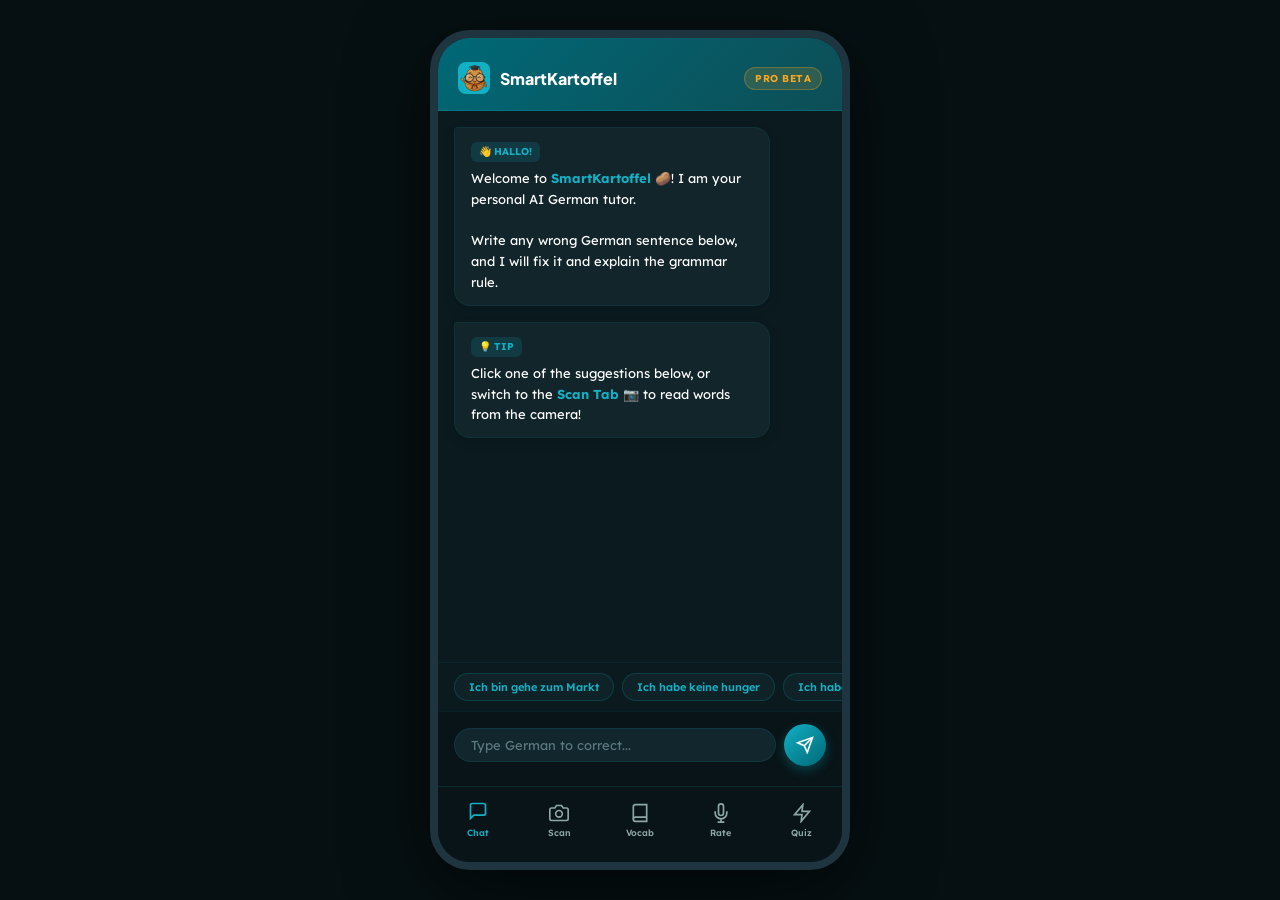
<file: portfolio/GermanApps/app.html>
<!DOCTYPE html>
<html lang="en">
<head>
  <meta charset="UTF-8">
  <meta name="viewport" content="width=device-width, initial-scale=1.0">
  <title>SmartKartoffel 🥔 App — Learn German Differently</title>
  <link rel="icon" type="image/png" href="BrandAssets/favicon-32.png">
  
  <link rel="preconnect" href="https://fonts.googleapis.com">
  <link href="https://fonts.googleapis.com/css2?family=Plus+Jakarta+Sans:wght@400;600;700;800;900&family=Lexend:wght@300;400;500;600;700&display=swap" rel="stylesheet">
  
  <style>
    *, *::before, *::after { box-sizing: border-box; margin: 0; padding: 0; }
    
    :root {
      --teal:      #006876;
      --teal-light:#12b0c5;
      --dark:      #0a1a1e;
      --dark-card: #12252a;
      --gold:      #f5a623;
      --pink:      #ff6b9d;
      --green:     #34c97a;
      --red:       #ff4d4d;
      --text:      #ffffff;
      --text-muted:#8ea6a9;
      --bg:        #061012;
      --accent-masc: #38bdf8;
      --accent-fem:  #f472b6;
      --accent-neut: #4ade80;
    }
    
    body {
      font-family: 'Lexend', sans-serif;
      background-color: var(--bg);
      color: var(--text);
      display: flex;
      justify-content: center;
      align-items: center;
      min-height: 100vh;
      overflow: hidden;
    }

    /* App Layout Frame - Phone Simulator style but fills container on mobile */
    .app-container {
      width: 100%;
      height: 100vh;
      background-color: var(--dark);
      display: flex;
      flex-direction: column;
      position: relative;
      box-shadow: 0 20px 80px rgba(0,0,0,0.6);
      border-left: 1px solid rgba(18,176,197,0.15);
      border-right: 1px solid rgba(18,176,197,0.15);
    }
    
    @media (min-width: 480px) {
      .app-container {
        width: 420px;
        height: 840px;
        border-radius: 40px;
        border: 8px solid #1e3540;
        overflow: hidden;
      }
    }
    
    /* Header bar */
    .app-header {
      background: linear-gradient(135deg, var(--teal), #0d4e56);
      padding: 24px 20px 16px;
      display: flex;
      justify-content: space-between;
      align-items: center;
      border-bottom: 1px solid rgba(18,176,197,0.2);
      flex-shrink: 0;
    }
    
    .app-logo {
      display: flex;
      align-items: center;
      gap: 10px;
      text-decoration: none;
      color: #fff;
    }
    
    .app-logo img {
      width: 32px;
      height: 32px;
      border-radius: 8px;
    }
    
    .app-logo span {
      font-family: 'Plus Jakarta Sans', sans-serif;
      font-weight: 800;
      font-size: 16px;
    }
    
    .user-badge {
      background: rgba(245,166,35,0.15);
      color: var(--gold);
      border: 1px solid rgba(245,166,35,0.3);
      padding: 4px 10px;
      border-radius: 20px;
      font-size: 10px;
      font-weight: 700;
      text-transform: uppercase;
      letter-spacing: 0.05em;
    }
    
    /* App Views Window */
    .app-view-port {
      flex: 1;
      overflow: hidden;
      position: relative;
    }
    
    .app-view {
      position: absolute;
      inset: 0;
      display: flex;
      flex-direction: column;
      opacity: 0;
      pointer-events: none;
      transform: translateY(10px);
      transition: opacity 0.3s ease, transform 0.3s ease;
    }
    
    .app-view.active {
      opacity: 1;
      pointer-events: auto;
      transform: translateY(0);
      z-index: 10;
    }
    
    /* Bottom Navigation Bar */
    .app-nav {
      height: 76px;
      background-color: #081417;
      border-top: 1px solid rgba(18,176,197,0.15);
      display: flex;
      justify-content: space-around;
      align-items: center;
      padding-bottom: 8px;
      flex-shrink: 0;
    }
    
    .nav-item {
      display: flex;
      flex-direction: column;
      align-items: center;
      gap: 4px;
      background: none;
      border: none;
      color: var(--text-muted);
      cursor: pointer;
      font-size: 9px;
      font-weight: 600;
      font-family: 'Lexend', sans-serif;
      width: 20%;
      transition: all 0.2s;
    }
    
    .nav-item svg {
      width: 20px;
      height: 20px;
      stroke: var(--text-muted);
      stroke-width: 2;
      transition: all 0.2s;
      fill: none;
    }
    
    .nav-item.active {
      color: var(--teal-light);
    }
    
    .nav-item.active svg {
      stroke: var(--teal-light);
      transform: translateY(-2px);
    }
    
    /* ── CHAT TAB VIEW ── */
    .chat-container {
      display: flex;
      flex-direction: column;
      height: 100%;
    }
    
    .chat-messages {
      flex: 1;
      overflow-y: auto;
      padding: 16px;
      display: flex;
      flex-direction: column;
      gap: 16px;
      scroll-behavior: smooth;
    }
    
    .msg {
      max-width: 85%;
      padding: 12px 16px;
      line-height: 1.6;
      font-size: 13px;
    }
    
    .msg.user {
      align-self: flex-end;
      background: linear-gradient(135deg, var(--teal), #004e56);
      color: #fff;
      border-radius: 16px 4px 16px 16px;
      box-shadow: 0 4px 12px rgba(0,0,0,0.15);
    }
    
    .msg.ai {
      align-self: flex-start;
      background: var(--dark-card);
      color: var(--text);
      border-radius: 4px 16px 16px 16px;
      border: 1px solid rgba(18,176,197,0.08);
      box-shadow: 0 4px 12px rgba(0,0,0,0.1);
    }
    
    .msg.ai strong {
      color: var(--teal-light);
    }
    
    .msg-tag {
      display: inline-block;
      padding: 2px 8px;
      border-radius: 6px;
      font-size: 10px;
      font-weight: 700;
      text-transform: uppercase;
      margin-bottom: 6px;
    }
    
    .msg-tag.fix { background: rgba(52,201,122,0.15); color: var(--green); }
    .msg-tag.word { background: rgba(18,176,197,0.15); color: var(--teal-light); }
    
    .demo-wrong-text {
      text-decoration: line-through;
      color: var(--pink);
      font-weight: 700;
    }
    
    .demo-correct-text {
      color: var(--green);
      font-weight: 700;
    }
    
    .explain-label {
      font-size: 11px;
      color: var(--text-muted);
      margin-top: 4px;
      padding-left: 10px;
      border-left: 2px solid var(--teal-light);
    }
    
    .presets-row {
      display: flex;
      gap: 8px;
      padding: 10px 16px;
      overflow-x: auto;
      white-space: nowrap;
      border-top: 1px solid rgba(18,176,197,0.08);
      scrollbar-width: none;
    }
    
    .presets-row::-webkit-scrollbar {
      display: none;
    }
    
    .preset-pill {
      background: #0f2227;
      color: var(--teal-light);
      border: 1px solid rgba(18,176,197,0.2);
      padding: 6px 14px;
      border-radius: 9999px;
      font-size: 11px;
      font-weight: 600;
      cursor: pointer;
      transition: all 0.2s;
    }
    
    .preset-pill:hover {
      background: var(--teal);
      color: #fff;
    }
    
    .chat-input-bar {
      display: flex;
      align-items: center;
      gap: 8px;
      padding: 12px 16px 20px;
      border-top: 1px solid rgba(18,176,197,0.08);
      background-color: #081417;
    }
    
    .chat-input-wrapper {
      flex: 1;
      display: flex;
      align-items: center;
      gap: 10px;
      background: #11262d;
      border-radius: 9999px;
      padding: 8px 16px;
      border: 1px solid rgba(18,176,197,0.12);
    }
    
    .chat-input-wrapper input {
      flex: 1;
      border: none;
      background: transparent;
      outline: none;
      color: #fff;
      font-size: 13px;
      font-family: 'Lexend', sans-serif;
    }
    
    .chat-input-wrapper input::placeholder {
      color: #5b797e;
    }
    
    .chat-send-btn {
      width: 42px;
      height: 42px;
      border-radius: 50%;
      background: linear-gradient(135deg, var(--teal-light), var(--teal));
      display: flex;
      align-items: center;
      justify-content: center;
      border: none;
      cursor: pointer;
      box-shadow: 0 4px 12px rgba(18,176,197,0.3);
      transition: all 0.2s;
      flex-shrink: 0;
    }
    
    .chat-send-btn:hover {
      transform: scale(1.05);
    }
    
    .chat-send-btn svg {
      width: 18px;
      height: 18px;
      stroke: #fff;
      fill: none;
      stroke-width: 2.2;
    }
    
    /* ── CAMERA SCAN TAB VIEW ── */
    .scan-container {
      display: flex;
      flex-direction: column;
      height: 100%;
      position: relative;
    }
    
    .camera-frame {
      flex: 1;
      position: relative;
      background-color: #000;
      overflow: hidden;
    }
    
    .camera-view-video {
      width: 100%;
      height: 100%;
      object-fit: cover;
      display: none;
    }
    
    .camera-view-mock {
      width: 100%;
      height: 100%;
      background: url('https://images.unsplash.com/photo-1543002588-bfa74002ed7e?q=80&w=600&auto=format&fit=crop') center/cover;
      position: relative;
    }
    
    .scan-overlay-grid {
      position: absolute;
      inset: 0;
      background: radial-gradient(circle, transparent 40%, rgba(6,16,18,0.7) 100%);
      pointer-events: none;
    }
    
    /* Scan Sweep Line */
    .scan-laser {
      position: absolute;
      left: 0;
      width: 100%;
      height: 4px;
      background: linear-gradient(to bottom, rgba(18,176,197,0), var(--teal-light), rgba(18,176,197,0));
      box-shadow: 0 0 16px var(--teal-light);
      animation: laserSweep 4s infinite ease-in-out;
      pointer-events: none;
      z-index: 5;
    }
    
    @keyframes laserSweep {
      0% { top: 0%; }
      50% { top: 100%; }
      100% { top: 0%; }
    }
    
    /* Interactive Bounding Boxes */
    .scan-node {
      position: absolute;
      transform: translate(-50%, -50%);
      cursor: pointer;
      z-index: 10;
    }
    
    .scan-node-ring {
      width: 32px;
      height: 32px;
      border: 2px solid #fff;
      border-radius: 50%;
      box-shadow: 0 0 10px rgba(0,0,0,0.5);
      animation: pulseNode 2s infinite ease-in-out;
      display: flex;
      align-items: center;
      justify-content: center;
    }
    
    .scan-node-ring::after {
      content: '';
      width: 8px;
      height: 8px;
      background: #fff;
      border-radius: 50%;
    }
    
    @keyframes pulseNode {
      0%, 100% { transform: scale(1); border-color: #fff; }
      50% { transform: scale(1.2); border-color: var(--teal-light); }
    }
    
    .scan-node-label {
      position: absolute;
      top: 40px;
      left: 50%;
      transform: translateX(-50%);
      background: rgba(18,176,197,0.92);
      color: #fff;
      font-size: 10px;
      font-weight: 700;
      padding: 3px 8px;
      border-radius: 6px;
      white-space: nowrap;
      box-shadow: 0 4px 10px rgba(0,0,0,0.3);
      border: 1px solid rgba(255,255,255,0.15);
    }
    
    .scan-node:hover .scan-node-label {
      background: var(--teal-light);
      transform: translateX(-50%) scale(1.05);
    }
    
    /* Bottom Controls Panel */
    .scan-controls {
      height: 120px;
      background-color: #081417;
      display: flex;
      justify-content: space-around;
      align-items: center;
      padding: 0 20px;
      border-top: 1px solid rgba(18,176,197,0.12);
      flex-shrink: 0;
      z-index: 20;
    }
    
    .shutter-btn {
      width: 64px;
      height: 64px;
      border-radius: 50%;
      border: 4px solid #fff;
      background: var(--teal-light);
      box-shadow: 0 0 15px rgba(18,176,197,0.4);
      cursor: pointer;
      transition: all 0.2s;
    }
    
    .shutter-btn:hover {
      transform: scale(1.05);
    }
    
    .shutter-btn:active {
      transform: scale(0.92);
    }
    
    .action-sub-btn {
      background: #11262d;
      border: 1px solid rgba(18,176,197,0.2);
      color: var(--teal-light);
      padding: 8px 16px;
      border-radius: 20px;
      font-size: 11px;
      font-weight: 600;
      cursor: pointer;
      font-family: 'Lexend', sans-serif;
      transition: all 0.2s;
    }
    
    .action-sub-btn:hover {
      background: var(--teal);
      color: #fff;
    }
    
    /* Visual breakdown slide up card */
    .scan-details-drawer {
      position: absolute;
      left: 16px;
      right: 16px;
      bottom: 16px;
      background: rgba(18, 37, 42, 0.95);
      border: 1px solid rgba(18,176,197,0.25);
      backdrop-filter: blur(15px);
      border-radius: 20px;
      padding: 20px;
      box-shadow: 0 15px 30px rgba(0,0,0,0.5);
      display: none;
      z-index: 30;
      animation: slideUpDraw 0.35s cubic-bezier(0.16, 1, 0.3, 1);
    }
    
    @keyframes slideUpDraw {
      from { transform: translateY(100%); opacity: 0; }
      to { transform: translateY(0); opacity: 1; }
    }
    
    .drawer-header {
      display: flex;
      justify-content: space-between;
      align-items: center;
      margin-bottom: 12px;
    }
    
    .drawer-badge {
      padding: 3px 10px;
      border-radius: 20px;
      font-size: 10px;
      font-weight: 800;
      text-transform: uppercase;
    }
    
    .drawer-badge.masc { background: rgba(56,189,248,0.15); color: var(--accent-masc); }
    .drawer-badge.fem { background: rgba(244,114,182,0.15); color: var(--accent-fem); }
    .drawer-badge.neut { background: rgba(74,222,128,0.15); color: var(--accent-neut); }
    
    .btn-close-drawer {
      background: none;
      border: none;
      color: var(--text-muted);
      font-size: 20px;
      cursor: pointer;
    }
    
    .drawer-word-row {
      display: flex;
      align-items: center;
      gap: 12px;
      margin-bottom: 8px;
    }
    
    .drawer-word {
      font-size: 22px;
      font-weight: 800;
      color: #fff;
    }
    
    .btn-audio {
      width: 32px;
      height: 32px;
      border-radius: 50%;
      background: #19383f;
      display: flex;
      align-items: center;
      justify-content: center;
      border: none;
      cursor: pointer;
      transition: all 0.2s;
    }
    
    .btn-audio:hover { background: var(--teal-light); }
    .btn-audio svg { width: 14px; height: 14px; stroke: #fff; fill: none; stroke-width: 2.2; }
    
    .drawer-meaning {
      font-size: 13px;
      color: var(--text-muted);
      margin-bottom: 8px;
    }
    
    .drawer-example {
      background: rgba(0,0,0,0.2);
      border-radius: 10px;
      padding: 10px;
      font-size: 12px;
      line-height: 1.6;
      border-left: 3px solid var(--teal-light);
      margin-bottom: 14px;
    }
    
    .drawer-example strong { color: var(--teal-light); }
    
    .btn-save-vocab {
      width: 100%;
      background: linear-gradient(135deg, var(--teal-light), var(--teal));
      color: #fff;
      border: none;
      padding: 10px;
      border-radius: 12px;
      font-weight: 700;
      font-size: 13px;
      cursor: pointer;
      font-family: 'Lexend', sans-serif;
      transition: all 0.2s;
      box-shadow: 0 4px 12px rgba(18,176,197,0.3);
    }
    
    .btn-save-vocab:hover { transform: translateY(-1px); }
    
    /* ── VOCAB BANK TAB VIEW ── */
    .vocab-container {
      padding: 20px;
      display: flex;
      flex-direction: column;
      height: 100%;
    }
    
    .vocab-title-bar {
      margin-bottom: 16px;
    }
    
    .vocab-title-bar h2 {
      font-size: 20px;
      font-weight: 800;
      color: #fff;
    }
    
    .vocab-title-bar p {
      font-size: 12px;
      color: var(--text-muted);
      margin-top: 2px;
    }
    
    .search-wrapper {
      position: relative;
      margin-bottom: 16px;
    }
    
    .search-wrapper input {
      width: 100%;
      background: var(--dark-card);
      border: 1px solid rgba(18,176,197,0.15);
      border-radius: 12px;
      padding: 10px 16px 10px 40px;
      color: #fff;
      font-family: 'Lexend', sans-serif;
      font-size: 13px;
      outline: none;
    }
    
    .search-wrapper svg {
      position: absolute;
      left: 14px;
      top: 50%;
      transform: translateY(-50%);
      width: 16px;
      height: 16px;
      stroke: var(--text-muted);
      stroke-width: 2.2;
      fill: none;
    }
    
    .vocab-list {
      flex: 1;
      overflow-y: auto;
      display: flex;
      flex-direction: column;
      gap: 10px;
    }
    
    .vocab-card {
      background: var(--dark-card);
      border-radius: 14px;
      padding: 14px 16px;
      display: flex;
      align-items: center;
      justify-content: space-between;
      border: 1px solid rgba(18,176,197,0.06);
      transition: all 0.2s;
    }
    
    .vocab-card:hover {
      border-color: rgba(18,176,197,0.15);
      transform: translateY(-1px);
    }
    
    .vocab-card-left {
      display: flex;
      flex-direction: column;
      gap: 4px;
    }
    
    .vocab-word-info {
      display: flex;
      align-items: center;
      gap: 8px;
    }
    
    .vocab-word-text {
      font-size: 15px;
      font-weight: 700;
      color: #fff;
    }
    
    .gender-dot {
      width: 8px;
      height: 8px;
      border-radius: 50%;
    }
    
    .gender-dot.masc { background: var(--accent-masc); }
    .gender-dot.fem { background: var(--accent-fem); }
    .gender-dot.neut { background: var(--accent-neut); }
    
    .vocab-translation {
      font-size: 12px;
      color: var(--text-muted);
    }
    
    .vocab-card-right {
      display: flex;
      align-items: center;
      gap: 8px;
    }
    
    .btn-delete-vocab {
      background: none;
      border: none;
      color: rgba(255,77,77,0.6);
      font-size: 18px;
      cursor: pointer;
      width: 32px;
      height: 32px;
      display: flex;
      align-items: center;
      justify-content: center;
      border-radius: 50%;
      transition: all 0.2s;
    }
    
    .btn-delete-vocab:hover {
      background: rgba(255,77,77,0.1);
      color: var(--red);
    }
    
    .vocab-empty {
      text-align: center;
      padding: 40px 20px;
      color: var(--text-muted);
      font-size: 13px;
    }
    
    /* ── PRONUNCIATION TAB VIEW ── */
    .pron-container {
      padding: 20px;
      display: flex;
      flex-direction: column;
      height: 100%;
    }
    
    .pron-text-card {
      background: var(--dark-card);
      border-radius: 20px;
      padding: 24px;
      text-align: center;
      border: 1px solid rgba(18,176,197,0.1);
      box-shadow: 0 10px 20px rgba(0,0,0,0.2);
      margin-bottom: 24px;
      display: flex;
      flex-direction: column;
      align-items: center;
      gap: 16px;
    }
    
    .pron-card-lbl {
      font-size: 11px;
      color: var(--teal-light);
      text-transform: uppercase;
      font-weight: 700;
      letter-spacing: 0.08em;
    }
    
    .pron-target-sentence {
      font-size: 18px;
      font-weight: 700;
      line-height: 1.5;
      color: #fff;
    }
    
    .pron-trans {
      font-size: 12px;
      color: var(--text-muted);
      font-style: italic;
    }
    
    .pron-mic-zone {
      flex: 1;
      display: flex;
      flex-direction: column;
      align-items: center;
      justify-content: center;
      gap: 20px;
    }
    
    .mic-button {
      width: 80px;
      height: 80px;
      border-radius: 50%;
      background: linear-gradient(135deg, var(--teal-light), var(--teal));
      border: none;
      display: flex;
      align-items: center;
      justify-content: center;
      box-shadow: 0 8px 30px rgba(18,176,197,0.3);
      cursor: pointer;
      transition: all 0.3s;
      position: relative;
    }
    
    .mic-button:hover {
      transform: scale(1.05);
    }
    
    .mic-button.recording {
      animation: pulseMic 1.5s infinite;
      background: var(--pink);
      box-shadow: 0 8px 30px rgba(255,107,157,0.4);
    }
    
    @keyframes pulseMic {
      0% { transform: scale(1); box-shadow: 0 0 0 0 rgba(255,107,157,0.4); }
      70% { transform: scale(1.1); box-shadow: 0 0 0 15px rgba(255,107,157,0); }
      100% { transform: scale(1); box-shadow: 0 0 0 0 rgba(255,107,157,0); }
    }
    
    .mic-button svg {
      width: 32px;
      height: 32px;
      stroke: #fff;
      fill: none;
      stroke-width: 2.2;
    }
    
    .mic-status {
      font-size: 13px;
      font-weight: 600;
      color: var(--text-muted);
    }
    
    /* Grade panel */
    .grade-panel {
      background: #0d2823;
      border: 1px solid rgba(52,201,122,0.25);
      border-radius: 16px;
      padding: 16px;
      display: none;
      align-items: center;
      gap: 16px;
      width: 100%;
      animation: zoomIn 0.3s ease;
    }
    
    .grade-badge {
      font-size: 32px;
      font-weight: 900;
      color: var(--green);
      font-family: 'Plus Jakarta Sans', sans-serif;
    }
    
    .grade-desc {
      font-size: 12px;
      line-height: 1.5;
    }
    
    .grade-title {
      font-weight: 700;
      color: #fff;
      font-size: 13px;
    }
    
    /* ── QUIZ TAB VIEW ── */
    .quiz-container {
      padding: 20px;
      display: flex;
      flex-direction: column;
      height: 100%;
    }
    
    .quiz-card {
      background: var(--dark-card);
      border-radius: 20px;
      border: 1px solid rgba(18,176,197,0.1);
      padding: 24px;
      flex: 1;
      display: flex;
      flex-direction: column;
      justify-content: center;
      gap: 20px;
      box-shadow: 0 10px 30px rgba(0,0,0,0.3);
    }
    
    .quiz-progress {
      display: flex;
      justify-content: space-between;
      font-size: 11px;
      color: var(--text-muted);
      font-weight: 700;
    }
    
    .quiz-progress-bar {
      height: 4px;
      background: rgba(255,255,255,0.06);
      border-radius: 2px;
      width: 100%;
      overflow: hidden;
      margin-top: 4px;
    }
    
    .quiz-progress-fill {
      height: 100%;
      background: var(--teal-light);
      width: 25%;
      transition: width 0.3s ease;
    }
    
    .quiz-question {
      font-size: 18px;
      font-weight: 700;
      color: #fff;
      text-align: center;
      line-height: 1.5;
      margin: 12px 0;
    }
    
    .quiz-options {
      display: flex;
      flex-direction: column;
      gap: 10px;
    }
    
    .quiz-option {
      background: rgba(255,255,255,0.03);
      border: 1px solid rgba(18,176,197,0.15);
      border-radius: 12px;
      padding: 14px;
      color: #fff;
      font-family: 'Lexend', sans-serif;
      font-size: 13px;
      font-weight: 500;
      cursor: pointer;
      text-align: left;
      transition: all 0.2s;
    }
    
    .quiz-option:hover {
      background: rgba(18,176,197,0.05);
      border-color: var(--teal-light);
    }
    
    .quiz-option.correct {
      background: rgba(52,201,122,0.15) !important;
      border-color: var(--green) !important;
      color: var(--green);
    }
    
    .quiz-option.wrong {
      background: rgba(255,77,77,0.15) !important;
      border-color: var(--red) !important;
      color: var(--red);
    }
    
    .quiz-score-screen {
      text-align: center;
      display: flex;
      flex-direction: column;
      align-items: center;
      justify-content: center;
      gap: 16px;
      height: 100%;
    }
    
    .score-circle {
      width: 120px;
      height: 120px;
      border-radius: 50%;
      background: #0e272b;
      border: 4px solid var(--teal-light);
      display: flex;
      align-items: center;
      justify-content: center;
      font-size: 28px;
      font-weight: 900;
      color: var(--teal-light);
      font-family: 'Plus Jakarta Sans', sans-serif;
      box-shadow: 0 0 30px rgba(18,176,197,0.25);
    }
    
    .score-title {
      font-size: 22px;
      font-weight: 800;
      color: #fff;
    }
    
    .score-subtitle {
      font-size: 13px;
      color: var(--text-muted);
      max-width: 260px;
      line-height: 1.6;
    }
    
    .btn-restart-quiz {
      background: linear-gradient(135deg, var(--teal-light), var(--teal));
      color: #fff;
      border: none;
      padding: 12px 36px;
      border-radius: 14px;
      font-weight: 700;
      font-size: 13px;
      cursor: pointer;
      font-family: 'Lexend', sans-serif;
      transition: all 0.2s;
      box-shadow: 0 4px 12px rgba(18,176,197,0.3);
      margin-top: 10px;
    }
    
    .btn-restart-quiz:hover {
      transform: translateY(-1px);
    }
    
    /* Microphone canvas wave */
    .mic-wave-container {
      width: 100%;
      height: 40px;
      display: none;
      justify-content: center;
      align-items: center;
      gap: 3px;
    }
    
    .mic-wave-bar {
      width: 3px;
      height: 5px;
      background: var(--teal-light);
      border-radius: 99px;
      animation: waveBounce 0.6s infinite ease-in-out alternate;
    }
    
    @keyframes waveBounce {
      from { height: 5px; }
      to { height: 35px; }
    }
    
    .mic-wave-bar:nth-child(2) { animation-delay: 0.1s; }
    .mic-wave-bar:nth-child(3) { animation-delay: 0.25s; }
    .mic-wave-bar:nth-child(4) { animation-delay: 0.05s; }
    .mic-wave-bar:nth-child(5) { animation-delay: 0.15s; }
    .mic-wave-bar:nth-child(6) { animation-delay: 0.3s; }
    .mic-wave-bar:nth-child(7) { animation-delay: 0.2s; }
    
  </style>
</head>
<body>

<div class="app-container">
  
  <!-- Header Bar -->
  <header class="app-header">
    <a href="index.html" class="app-logo">
      <img src="BrandAssets/SmartKartoffel_Logo.png" alt="Logo">
      <span>SmartKartoffel</span>
    </a>
    <div class="user-badge">Pro Beta</div>
  </header>
  
  <!-- App View Port -->
  <main class="app-view-port">
    
    <!-- 💬 TAB 1: TUTOR CHAT VIEW -->
    <div id="view-chat" class="app-view active">
      <div class="chat-container">
        
        <div class="chat-messages" id="chatMsgs">
          <!-- Initial greeting messages -->
          <div class="msg ai">
            <span class="msg-tag word">👋 Hallo!</span><br>
            Welcome to <strong>SmartKartoffel 🥔</strong>! I am your personal AI German tutor.<br><br>
            Write any wrong German sentence below, and I will fix it and explain the grammar rule.
          </div>
          <div class="msg ai">
            <span class="msg-tag word">💡 Tip</span><br>
            Click one of the suggestions below, or switch to the <strong>Scan Tab 📷</strong> to read words from the camera!
          </div>
        </div>
        
        <!-- Suggestions row -->
        <div class="presets-row">
          <div class="preset-pill" onclick="sendPresetText('Ich bin gehe zum Markt')">Ich bin gehe zum Markt</div>
          <div class="preset-pill" onclick="sendPresetText('Ich habe keine hunger')">Ich habe keine hunger</div>
          <div class="preset-pill" onclick="sendPresetText('Ich habe viele Haus')">Ich habe viele Haus</div>
        </div>
        
        <!-- Input bar -->
        <div class="chat-input-bar">
          <div class="chat-input-wrapper">
            <input type="text" id="chatInputField" placeholder="Type German to correct..." onkeydown="if(event.key==='Enter') sendChatMsg()">
          </div>
          <button class="chat-send-btn" onclick="sendChatMsg()">
            <svg viewBox="0 0 24 24" stroke="currentColor"><line x1="22" y1="2" x2="11" y2="13"/><polygon points="22 2 15 22 11 13 2 9 22 2"/></svg>
          </button>
        </div>
        
      </div>
    </div>
    
    <!-- 📷 TAB 2: CAMERA SCAN VIEW -->
    <div id="view-scan" class="app-view">
      <div class="scan-container">
        
        <!-- Viewport -->
        <div class="camera-frame">
          <!-- Live video stream -->
          <video id="scanVideo" class="camera-view-video" autoplay playsinline></video>
          <canvas id="scanCanvas" style="display:none;"></canvas>
          
          <!-- Fallback mockup room scene -->
          <div id="scanMockView" class="camera-view-mock">
            <div class="scan-overlay-grid"></div>
            <div class="scan-laser"></div>
            
            <!-- Target nodes overlay -->
            <div class="scan-node" style="top: 28%; left: 35%;" onclick="openDrawer('die Kaffeetasse', 'coffee cup (feminine)', 'die Kaffeetasse · -n', 'Die Kaffeetasse steht auf dem Holztisch.', 'fem')">
              <div class="scan-node-ring"></div>
              <div class="scan-node-label">die Kaffeetasse</div>
            </div>
            
            <div class="scan-node" style="top: 42%; left: 72%;" onclick="openDrawer('das Buch', 'book (neuter)', 'das Buch · -er', 'Ich lese jeden Abend ein deutsches Buch.', 'neut')">
              <div class="scan-node-ring"></div>
              <div class="scan-node-label">das Buch</div>
            </div>
            
            <div class="scan-node" style="top: 74%; left: 22%;" onclick="openDrawer('der Apfel', 'apple (masculine)', 'der Apfel · -', 'Ich habe einen roten Apfel im Rucksack.', 'masc')">
              <div class="scan-node-ring"></div>
              <div class="scan-node-label">der Apfel</div>
            </div>
            
            <div class="scan-node" style="top: 60%; left: 55%;" onclick="openDrawer('das Brot', 'bread (neuter)', 'das Brot · -e', 'Frisches Brot schmeckt am besten mit Butter.', 'neut')">
              <div class="scan-node-ring"></div>
              <div class="scan-node-label">das Brot</div>
            </div>
            
            <div class="scan-node" style="top: 15%; left: 62%;" onclick="openDrawer('die Lampe', 'lamp (feminine)', 'die Lampe · -n', 'Die Lampe wirft ein warmes Licht.', 'fem')">
              <div class="scan-node-ring"></div>
              <div class="scan-node-label">die Lampe</div>
            </div>
          </div>
        </div>
        
        <!-- Action slide drawer -->
        <div id="scanDrawer" class="scan-details-drawer">
          <div class="drawer-header">
            <span id="drawerBadge" class="drawer-badge masc">masculine</span>
            <button class="btn-close-drawer" onclick="closeDrawer()">&times;</button>
          </div>
          <div class="drawer-word-row">
            <div id="drawerWord" class="drawer-word">der Apfel</div>
            <button class="btn-audio" onclick="playSpeech(document.getElementById('drawerWord').textContent)">
              <svg viewBox="0 0 24 24" stroke="currentColor"><polygon points="11 5 6 9 2 9 2 15 6 15 11 19 11 5"/><path d="M19.07 4.93a10 10 0 0 1 0 14.14M15.54 8.46a5 5 0 0 1 0 7.07"/></svg>
            </button>
          </div>
          <div id="drawerMeaning" class="drawer-meaning">apple · apel</div>
          <div id="drawerExample" class="drawer-example">Ich esse einen roten Apfel. (I eat a red apple.)</div>
          <button class="btn-save-vocab" onclick="saveCurrentWord()">Save to Vocab Bank 📚</button>
        </div>
        
        <!-- Shutter bar -->
        <div class="scan-controls">
          <button id="btnSwitchScanMode" class="action-sub-btn" onclick="toggleWebcamStream()">Live Camera</button>
          <div id="shutterTrigger" class="shutter-btn" style="display:none;" onclick="triggerLiveSnap()"></div>
          <div style="width:72px;" id="dummySpace"></div>
        </div>
        
      </div>
    </div>
    
    <!-- 📚 TAB 3: VOCAB BANK VIEW -->
    <div id="view-vocab" class="app-view">
      <div class="vocab-container">
        
        <div class="vocab-title-bar">
          <h2>Vocab Bank</h2>
          <p>Tap a word to hear pronunciation</p>
        </div>
        
        <!-- Search bar -->
        <div class="search-wrapper">
          <svg viewBox="0 0 24 24" stroke="currentColor"><circle cx="11" cy="11" r="8"/><line x1="21" y1="21" x2="16.65" y2="16.65"/></svg>
          <input type="text" id="vocabSearch" placeholder="Search your words..." oninput="renderVocabList()">
        </div>
        
        <!-- List container -->
        <div class="vocab-list" id="vocabList">
          <!-- Generated by JS -->
        </div>
        
      </div>
    </div>
    
    <!-- 🗣 TAB 4: PRONUNCIATION VIEW -->
    <div id="view-pron" class="app-view">
      <div class="pron-container">
        
        <div class="vocab-title-bar">
          <h2>Rate My Deutsch</h2>
          <p>Read the sentence aloud to get graded</p>
        </div>
        
        <!-- Sentence card -->
        <div class="pron-text-card">
          <span class="pron-card-lbl">Read this aloud:</span>
          <div class="pron-target-sentence" id="pronTargetSentence">Heute gehe ich zum Supermarkt und kaufe frisches Brot.</div>
          <div class="pron-trans">Today I am going to the supermarket and buying fresh bread.</div>
          <button class="btn-audio" style="width:40px; height:40px;" onclick="playSpeech(document.getElementById('pronTargetSentence').textContent)">
            <svg viewBox="0 0 24 24" stroke="currentColor"><polygon points="11 5 6 9 2 9 2 15 6 15 11 19 11 5"/><path d="M19.07 4.93a10 10 0 0 1 0 14.14M15.54 8.46a5 5 0 0 1 0 7.07"/></svg>
          </button>
        </div>
        
        <!-- Recording widget -->
        <div class="pron-mic-zone">
          <button id="btnMicTrigger" class="mic-button" onclick="toggleMicrophoneRecording()">
            <svg viewBox="0 0 24 24" stroke="currentColor"><path d="M12 1a3 3 0 0 0-3 3v8a3 3 0 0 0 6 0V4a3 3 0 0 0-3-3z"/><path d="M19 10v2a7 7 0 0 1-14 0v-2M12 19v4M8 23h8"/></svg>
          </button>
          <div id="micStatusLabel" class="mic-status">Tap to start speaking</div>
          
          <div id="micWave" class="mic-wave-container">
            <div class="mic-wave-bar"></div>
            <div class="mic-wave-bar"></div>
            <div class="mic-wave-bar"></div>
            <div class="mic-wave-bar"></div>
            <div class="mic-wave-bar"></div>
            <div class="mic-wave-bar"></div>
            <div class="mic-wave-bar"></div>
          </div>
          
          <!-- Grades report -->
          <div id="pronGradePanel" class="grade-panel">
            <div class="grade-badge" id="pronGradeBadge">A-</div>
            <div class="grade-desc">
              <div class="grade-title" id="pronGradeTitle">Excellent Pronunciation!</div>
              <div style="color:var(--text-muted); font-size:11px; margin-top:2px;">Accuracy: 92% · 8 of 9 words clear</div>
            </div>
          </div>
        </div>
        
      </div>
    </div>
    
    <!-- ⚡ TAB 5: QUIZ ZONE VIEW -->
    <div id="view-quiz" class="app-view">
      <div class="quiz-container">
        
        <div class="vocab-title-bar" style="margin-bottom:12px;">
          <h2>Vocab Quiz</h2>
          <p>Generated from your vocab bank</p>
        </div>
        
        <div class="quiz-card" id="quizCardContent">
          <!-- Dynamically populated or scores page -->
        </div>
        
      </div>
    </div>
    
  </main>
  
  <!-- Bottom Tabs Navigation -->
  <nav class="app-nav">
    <button class="nav-item active" onclick="switchTab('chat', this)">
      <svg viewBox="0 0 24 24"><path d="M21 15a2 2 0 0 1-2 2H7l-4 4V5a2 2 0 0 1 2-2h14a2 2 0 0 1 2 2z"/></svg>
      <span>Chat</span>
    </button>
    <button class="nav-item" onclick="switchTab('scan', this)">
      <svg viewBox="0 0 24 24"><path d="M23 19a2 2 0 0 1-2 2H3a2 2 0 0 1-2-2V8a2 2 0 0 1 2-2h4l2-3h6l2 3h4a2 2 0 0 1 2 2z"/><circle cx="12" cy="13" r="4"/></svg>
      <span>Scan</span>
    </button>
    <button class="nav-item" onclick="switchTab('vocab', this)">
      <svg viewBox="0 0 24 24"><path d="M4 19.5A2.5 2.5 0 0 1 6.5 17H20"/><path d="M6.5 2H20v20H6.5A2.5 2.5 0 0 1 4 19.5v-15A2.5 2.5 0 0 1 6.5 2z"/></svg>
      <span>Vocab</span>
    </button>
    <button class="nav-item" onclick="switchTab('pron', this)">
      <svg viewBox="0 0 24 24"><path d="M12 1a3 3 0 0 0-3 3v8a3 3 0 0 0 6 0V4a3 3 0 0 0-3-3z"/><path d="M19 10v2a7 7 0 0 1-14 0v-2M12 19v4M8 23h8"/></svg>
      <span>Rate</span>
    </button>
    <button class="nav-item" onclick="switchTab('quiz', this)">
      <svg viewBox="0 0 24 24"><polygon points="13 2 3 14 12 14 11 22 21 10 12 10 13 2"/></svg>
      <span>Quiz</span>
    </button>
  </nav>
  
</div>

<script>
  // ── APP GLOBAL STATE ──
  const APP_STATE = {
    vocab: JSON.parse(localStorage.getItem('sk_vocab')) || [
      { word: 'der Apfel', translation: 'apple (masculine)', plural: 'der Apfel · -', example: 'Ich esse einen roten Apfel.', gender: 'masc' },
      { word: 'die Kaffeetasse', translation: 'coffee cup (feminine)', plural: 'die Kaffeetasse · -n', example: 'Die Kaffeetasse steht auf dem Tisch.', gender: 'fem' },
      { word: 'das Buch', translation: 'book (neuter)', plural: 'das Buch · -er', example: 'Ich lese ein deutsches Buch.', gender: 'neut' }
    ],
    currentScan: null,
    scanStream: null,
    isRecording: false,
    quiz: {
      questions: [],
      currentIndex: 0,
      score: 0
    }
  };

  // ── VIEW ROUTER ──
  function switchTab(tabId, el) {
    // Nav items update
    document.querySelectorAll('.nav-item').forEach(item => item.classList.remove('active'));
    el.classList.add('active');
    
    // View element update
    document.querySelectorAll('.app-view').forEach(view => view.classList.remove('active'));
    document.getElementById(`view-${tabId}`).classList.add('active');
    
    // Stop camera feed if leaving scan tab
    if (tabId !== 'scan') {
      stopWebcam();
    }
    
    // Custom triggers
    if (tabId === 'vocab') {
      renderVocabList();
    } else if (tabId === 'quiz') {
      initQuiz();
    }
  }

  // ── SPEECH SYNTHESIS PLAYER ──
  function playSpeech(text) {
    if ('speechSynthesis' in window) {
      // Cancel active speaking
      window.speechSynthesis.cancel();
      
      const cleanText = text.replace(/^(der|die|das)\s+/i, '');
      const utterance = new SpeechSynthesisUtterance(cleanText);
      utterance.lang = 'de-DE';
      utterance.rate = 0.85;
      window.speechSynthesis.speak(utterance);
    } else {
      alert('Speech synthesis not supported on this browser.');
    }
  }

  // ── CHAT PIPELINE ──
  function sendChatMsg() {
    const input = document.getElementById('chatInputField');
    const text = input.value.trim();
    if (!text) return;
    
    input.value = '';
    appendMessage(text, 'user');
    
    // Correction rules
    setTimeout(() => {
      const lower = text.toLowerCase();
      let response = '';
      
      if (lower.includes('ich bin gehe') || lower.includes('ich bin fahre') || lower.includes('ich bin esse')) {
        const verb = lower.includes('gehe') ? 'gehe' : lower.includes('fahre') ? 'fahre' : 'esse';
        const rawWrong = lower.includes('gehe') ? 'Ich bin gehe' : lower.includes('fahre') ? 'Ich bin fahre' : 'Ich bin esse';
        response = `
          <span class="msg-tag fix">🛠 Fixed</span><br>
          We say <span class="demo-correct-text">Ich ${verb}</span> (simple present) instead of <span class="demo-wrong-text">${rawWrong}</span>.<br>
          <div class="explain-label">💡 "bin" is only used as an auxiliary verb in perfect tense, e.g. "Ich bin gegangen".</div>
        `;
      } else if (lower.includes('keine hunger')) {
        response = `
          <span class="msg-tag fix">🛠 Fixed</span><br>
          We say <span class="demo-correct-text">keinen Hunger</span>.<br>
          <div class="explain-label">💡 "Hunger" is masculine (der Hunger). In accusative case with verbs like "haben", it declines to "keinen".</div>
        `;
      } else if (lower.includes('viele haus')) {
        response = `
          <span class="msg-tag fix">🛠 Fixed</span><br>
          We say <span class="demo-correct-text">viele Häuser</span>.<br>
          <div class="explain-label">💡 "viele" refers to a plural quantity. Plural of "Haus" is "Häuser".</div>
        `;
      } else {
        response = `
          <span class="msg-tag word">💡 Translation & Breakdown</span><br>
          "<strong>${text}</strong>" looks grammatically correct! Good job.<br>
          <div class="explain-label">Tutor tip: Keep writing full sentences to build natural speech habits! 🥔</div>
        `;
      }
      
      appendMessage(response, 'ai');
    }, 850);
  }
  
  function sendPresetText(text) {
    document.getElementById('chatInputField').value = text;
    sendChatMsg();
  }
  
  function appendMessage(content, sender) {
    const container = document.getElementById('chatMsgs');
    const bubble = document.createElement('div');
    bubble.className = `msg ${sender}`;
    bubble.innerHTML = content;
    container.appendChild(bubble);
    container.scrollTop = container.scrollHeight;
  }

  // ── CAMERA SCANNER IMPLEMENTATION ──
  function openDrawer(word, translation, plural, example, gender) {
    APP_STATE.currentScan = { word, translation, plural, example, gender };
    
    document.getElementById('drawerWord').textContent = word;
    document.getElementById('drawerMeaning').textContent = `${translation} · (plural: ${plural.split('·')[1] || ''})`;
    document.getElementById('drawerExample').innerHTML = `Example: <strong>${example.replace(new RegExp(word.split(' ')[1] || word, 'i'), match => `<u>${match}</u>`)}</strong>`;
    
    const badge = document.getElementById('drawerBadge');
    badge.className = `drawer-badge ${gender}`;
    badge.textContent = gender === 'masc' ? 'masculine (der)' : gender === 'fem' ? 'feminine (die)' : 'neuter (das)';
    
    document.getElementById('scanDrawer').style.display = 'block';
    
    // Speak word
    playSpeech(word);
  }
  
  function closeDrawer() {
    document.getElementById('scanDrawer').style.display = 'none';
    APP_STATE.currentScan = null;
  }
  
  function saveCurrentWord() {
    if (!APP_STATE.currentScan) return;
    
    // Check duplication
    const exists = APP_STATE.vocab.some(v => v.word.toLowerCase() === APP_STATE.currentScan.word.toLowerCase());
    if (exists) {
      alert('Word already saved in Vocab Bank!');
      return;
    }
    
    APP_STATE.vocab.push({ ...APP_STATE.currentScan });
    localStorage.setItem('sk_vocab', JSON.stringify(APP_STATE.vocab));
    alert('Word saved successfully! 📚');
    closeDrawer();
  }
  
  // Webcam Controls
  function stopWebcam() {
    if (APP_STATE.scanStream) {
      APP_STATE.scanStream.getTracks().forEach(t => t.stop());
      APP_STATE.scanStream = null;
    }
    const video = document.getElementById('scanVideo');
    video.srcObject = null;
    video.style.display = 'none';
    document.getElementById('scanMockView').style.display = 'block';
    document.getElementById('shutterTrigger').style.display = 'none';
    document.getElementById('btnSwitchScanMode').textContent = 'Live Camera';
  }
  
  async function toggleWebcamStream() {
    const video = document.getElementById('scanVideo');
    const mockView = document.getElementById('scanMockView');
    const switchBtn = document.getElementById('btnSwitchScanMode');
    const shutterBtn = document.getElementById('shutterTrigger');
    
    if (APP_STATE.scanStream) {
      stopWebcam();
    } else {
      try {
        APP_STATE.scanStream = await navigator.mediaDevices.getUserMedia({
          video: { facingMode: 'environment' }
        });
        video.srcObject = APP_STATE.scanStream;
        video.style.display = 'block';
        mockView.style.display = 'none';
        shutterBtn.style.display = 'block';
        switchBtn.textContent = 'Use Scenery';
        closeDrawer();
      } catch (err) {
        alert('Webcam permission denied or unavailable. Showing simulated scenery scan instead.');
        stopWebcam();
      }
    }
  }

  // Snap photo live
  const OCR_FALLBACKS = [
    { word: 'der Bildschirm', translation: 'screen/monitor (masculine)', plural: 'der Bildschirm · -e', example: 'Der Bildschirm flimmert leicht.', gender: 'masc' },
    { word: 'die Tastatur', translation: 'keyboard (feminine)', plural: 'die Tastatur · -en', example: 'Ich tippe auf der Tastatur.', gender: 'fem' },
    { word: 'das Wasser', translation: 'water (neuter)', plural: 'das Wasser · -', example: 'Ich trinke ein Glas kaltes Wasser.', gender: 'neut' },
    { word: 'das Handy', translation: 'mobile phone (neuter)', plural: 'das Handy · -s', example: 'Mein Handy hat keinen Akku mehr.', gender: 'neut' },
    { word: 'der Stuhl', translation: 'chair (masculine)', plural: 'der Stuhl · -e', example: 'Der Stuhl ist aus Holz.', gender: 'masc' }
  ];

  function triggerLiveSnap() {
    const video = document.getElementById('scanVideo');
    const canvas = document.getElementById('scanCanvas');
    const ctx = canvas.getContext('2d');
    
    canvas.width = video.videoWidth || 640;
    canvas.height = video.videoHeight || 480;
    ctx.drawImage(video, 0, 0, canvas.width, canvas.height);
    
    // Play sound & flash
    playShutterSoundAndFlash(() => {
      // Pick random item
      const item = OCR_FALLBACKS[Math.floor(Math.random() * OCR_FALLBACKS.length)];
      openDrawer(item.word, item.translation, item.plural, item.example, item.gender);
    });
  }

  function playShutterSoundAndFlash(callback) {
    try {
      const audioCtx = new (window.AudioContext || window.webkitAudioContext)();
      const osc = audioCtx.createOscillator();
      const gain = audioCtx.createGain();
      osc.connect(gain);
      gain.connect(audioCtx.destination);
      osc.frequency.setValueAtTime(900, audioCtx.currentTime);
      gain.gain.setValueAtTime(0.2, audioCtx.currentTime);
      gain.gain.exponentialRampToValueAtTime(0.01, audioCtx.currentTime + 0.12);
      osc.start(audioCtx.currentTime);
      osc.stop(audioCtx.currentTime + 0.12);
    } catch(e) {}
    
    const flash = document.createElement('div');
    flash.style.position = 'absolute';
    flash.style.inset = '0';
    flash.style.background = '#fff';
    flash.style.zIndex = '40';
    flash.style.opacity = '0';
    flash.style.transition = 'opacity 0.08s ease';
    document.querySelector('.camera-frame').appendChild(flash);
    
    requestAnimationFrame(() => {
      flash.style.opacity = '1';
      setTimeout(() => {
        flash.style.transition = 'opacity 0.2s ease';
        flash.style.opacity = '0';
        setTimeout(() => flash.remove(), 200);
        if (callback) callback();
      }, 70);
    });
  }

  // ── VOCABULARY BANK PIPELINE ──
  function renderVocabList() {
    const list = document.getElementById('vocabList');
    const searchVal = document.getElementById('vocabSearch').value.toLowerCase();
    list.innerHTML = '';
    
    const filtered = APP_STATE.vocab.filter(v => 
      v.word.toLowerCase().includes(searchVal) || 
      v.translation.toLowerCase().includes(searchVal)
    );
    
    if (filtered.length === 0) {
      list.innerHTML = `<div class="vocab-empty">No saved words found matching search query. Scan items to add some!</div>`;
      return;
    }
    
    filtered.forEach(v => {
      const card = document.createElement('div');
      card.className = 'vocab-card';
      card.innerHTML = `
        <div class="vocab-card-left" onclick="playSpeech('${v.word}')" style="cursor:pointer; flex: 1;">
          <div class="vocab-word-info">
            <span class="gender-dot ${v.gender}"></span>
            <span class="vocab-word-text">${v.word}</span>
          </div>
          <span class="vocab-translation">${v.translation}</span>
        </div>
        <div class="vocab-card-right">
          <button class="btn-audio" onclick="playSpeech('${v.word}')">
            <svg viewBox="0 0 24 24" stroke="currentColor"><polygon points="11 5 6 9 2 9 2 15 6 15 11 19 11 5"/><path d="M19.07 4.93a10 10 0 0 1 0 14.14M15.54 8.46a5 5 0 0 1 0 7.07"/></svg>
          </button>
          <button class="btn-delete-vocab" onclick="deleteVocabWord('${v.word}', event)">&times;</button>
        </div>
      `;
      list.appendChild(card);
    });
  }
  
  function deleteVocabWord(word, e) {
    e.stopPropagation();
    if (!confirm(`Delete "${word}" from vocab?`)) return;
    
    APP_STATE.vocab = APP_STATE.vocab.filter(v => v.word.toLowerCase() !== word.toLowerCase());
    localStorage.setItem('sk_vocab', JSON.stringify(APP_STATE.vocab));
    renderVocabList();
  }

  // ── PRONUNCIATION RECORDER ──
  function toggleMicrophoneRecording() {
    const btn = document.getElementById('btnMicTrigger');
    const label = document.getElementById('micStatusLabel');
    const wave = document.getElementById('micWave');
    const gradePanel = document.getElementById('pronGradePanel');
    
    if (APP_STATE.isRecording) {
      // Stop recording
      APP_STATE.isRecording = false;
      btn.classList.remove('recording');
      label.textContent = 'Analyzing pronunciation...';
      wave.style.display = 'none';
      
      // Stop mic tracks
      if (window.micStream) {
        window.micStream.getTracks().forEach(t => t.stop());
      }
      
      setTimeout(() => {
        // Grade matching
        label.textContent = 'Review complete!';
        gradePanel.style.display = 'flex';
        
        const grades = [
          { score: 'A', title: 'Perfect pronunciation!', desc: 'Accuracy: 98% · Your accents are clean and authentic.' },
          { score: 'A-', title: 'Excellent flow!', desc: 'Accuracy: 93% · Pronounced vowels very well.' },
          { score: 'B+', title: 'Good attempt!', desc: 'Accuracy: 86% · Mind the rhythm of "Supermarkt".' }
        ];
        const grade = grades[Math.floor(Math.random() * grades.length)];
        document.getElementById('pronGradeBadge').textContent = grade.score;
        document.getElementById('pronGradeTitle').textContent = grade.title;
        gradePanel.querySelector('div:last-child div:last-child').textContent = grade.desc;
      }, 1500);
      
    } else {
      // Start recording
      APP_STATE.isRecording = true;
      btn.classList.add('recording');
      label.textContent = 'Listening to your voice...';
      wave.style.display = 'flex';
      gradePanel.style.display = 'none';
      
      // Access mic just for feedback decibels
      navigator.mediaDevices.getUserMedia({ audio: true })
        .then(stream => { window.micStream = stream; })
        .catch(err => { console.log('Mic denied, simulating waveform.'); });
    }
  }

  // ── QUIZ PIPELINE ──
  function initQuiz() {
    APP_STATE.quiz.questions = [];
    APP_STATE.quiz.currentIndex = 0;
    APP_STATE.quiz.score = 0;
    
    // Fallback vocabulary questions if vocab bank is small
    const vocabPool = APP_STATE.vocab.length >= 3 ? APP_STATE.vocab : [
      { word: 'der Apfel', translation: 'apple (masculine)', gender: 'masc' },
      { word: 'die Kaffeetasse', translation: 'coffee cup (feminine)', gender: 'fem' },
      { word: 'das Buch', translation: 'book (neuter)', gender: 'neut' },
      { word: 'das Brot', translation: 'bread (neuter)', gender: 'neut' },
      { word: 'der Stuhl', translation: 'chair (masculine)', gender: 'masc' }
    ];
    
    // Pick 3 random words and generate multiple choice questions
    const shuffled = [...vocabPool].sort(() => 0.5 - Math.random());
    const selected = shuffled.slice(0, Math.min(3, shuffled.length));
    
    selected.forEach(v => {
      // Option choices generating
      const correctAnswer = v.translation.split('(')[0].trim();
      const options = [correctAnswer];
      
      // Get bad answers
      const altPool = vocabPool.filter(item => item.word !== v.word).map(item => item.translation.split('(')[0].trim());
      const shuffledAlts = altPool.sort(() => 0.5 - Math.random());
      
      shuffledAlts.forEach(alt => {
        if (options.length < 3 && !options.includes(alt)) {
          options.push(alt);
        }
      });
      
      // Add a third option if missing
      while (options.length < 3) {
        options.push('towel');
        options.push('keys');
      }
      
      // Shuffle options list
      options.sort(() => 0.5 - Math.random());
      
      APP_STATE.quiz.questions.push({
        word: v.word,
        correctAnswer: correctAnswer,
        options: options
      });
    });
    
    renderQuizCard();
  }
  
  function renderQuizCard() {
    const card = document.getElementById('quizCardContent');
    const qIndex = APP_STATE.quiz.currentIndex;
    const totalQ = APP_STATE.quiz.questions.length;
    
    if (qIndex >= totalQ) {
      // End quiz screen
      const percentage = Math.round((APP_STATE.quiz.score / totalQ) * 100);
      card.innerHTML = `
        <div class="quiz-score-screen">
          <div class="score-circle">${APP_STATE.quiz.score}/${totalQ}</div>
          <div class="score-title">Quiz Completed!</div>
          <div class="score-subtitle">You got ${percentage}% correct. Keep scanning items to grow your vocabulary database!</div>
          <button class="btn-restart-quiz" onclick="initQuiz()">Try Again ⚡</button>
        </div>
      `;
      return;
    }
    
    const question = APP_STATE.quiz.questions[qIndex];
    const fillPercent = ((qIndex) / totalQ) * 100;
    
    card.innerHTML = `
      <div class="quiz-progress">
        <span>QUESTION ${qIndex + 1} OF ${totalQ}</span>
        <span>Score: ${APP_STATE.quiz.score}/${qIndex}</span>
      </div>
      <div class="quiz-progress-bar">
        <div class="quiz-progress-fill" style="width: ${fillPercent}%"></div>
      </div>
      
      <div class="quiz-question">
        What is the translation for:<br>
        <span style="color: var(--teal-light); font-size: 24px; font-weight: 900; display:block; margin-top:8px;">${question.word}</span>
      </div>
      
      <div class="quiz-options">
        ${question.options.map(opt => `
          <button class="quiz-option" onclick="handleQuizAnswer('${opt.replace(/'/g, "\\'")}', this)">${opt}</button>
        `).join('')}
      </div>
    `;
  }
  
  function handleQuizAnswer(selected, buttonEl) {
    const question = APP_STATE.quiz.questions[APP_STATE.quiz.currentIndex];
    const isCorrect = selected.toLowerCase() === question.correctAnswer.toLowerCase();
    
    // Disable all options
    document.querySelectorAll('.quiz-option').forEach(btn => {
      btn.disabled = true;
      if (btn.textContent.trim().toLowerCase() === question.correctAnswer.toLowerCase()) {
        btn.classList.add('correct');
      }
    });
    
    if (isCorrect) {
      APP_STATE.quiz.score++;
      buttonEl.classList.add('correct');
    } else {
      buttonEl.classList.add('wrong');
    }
    
    // Play audio correction indicator sound
    try {
      const audioCtx = new (window.AudioContext || window.webkitAudioContext)();
      const osc = audioCtx.createOscillator();
      const gain = audioCtx.createGain();
      osc.connect(gain);
      gain.connect(audioCtx.destination);
      osc.frequency.setValueAtTime(isCorrect ? 600 : 250, audioCtx.currentTime);
      gain.gain.setValueAtTime(0.1, audioCtx.currentTime);
      osc.start();
      osc.stop(audioCtx.currentTime + 0.15);
    } catch(e) {}
    
    setTimeout(() => {
      APP_STATE.quiz.currentIndex++;
      renderQuizCard();
    }, 1200);
  }

</script>

</body>
</html>
</file>
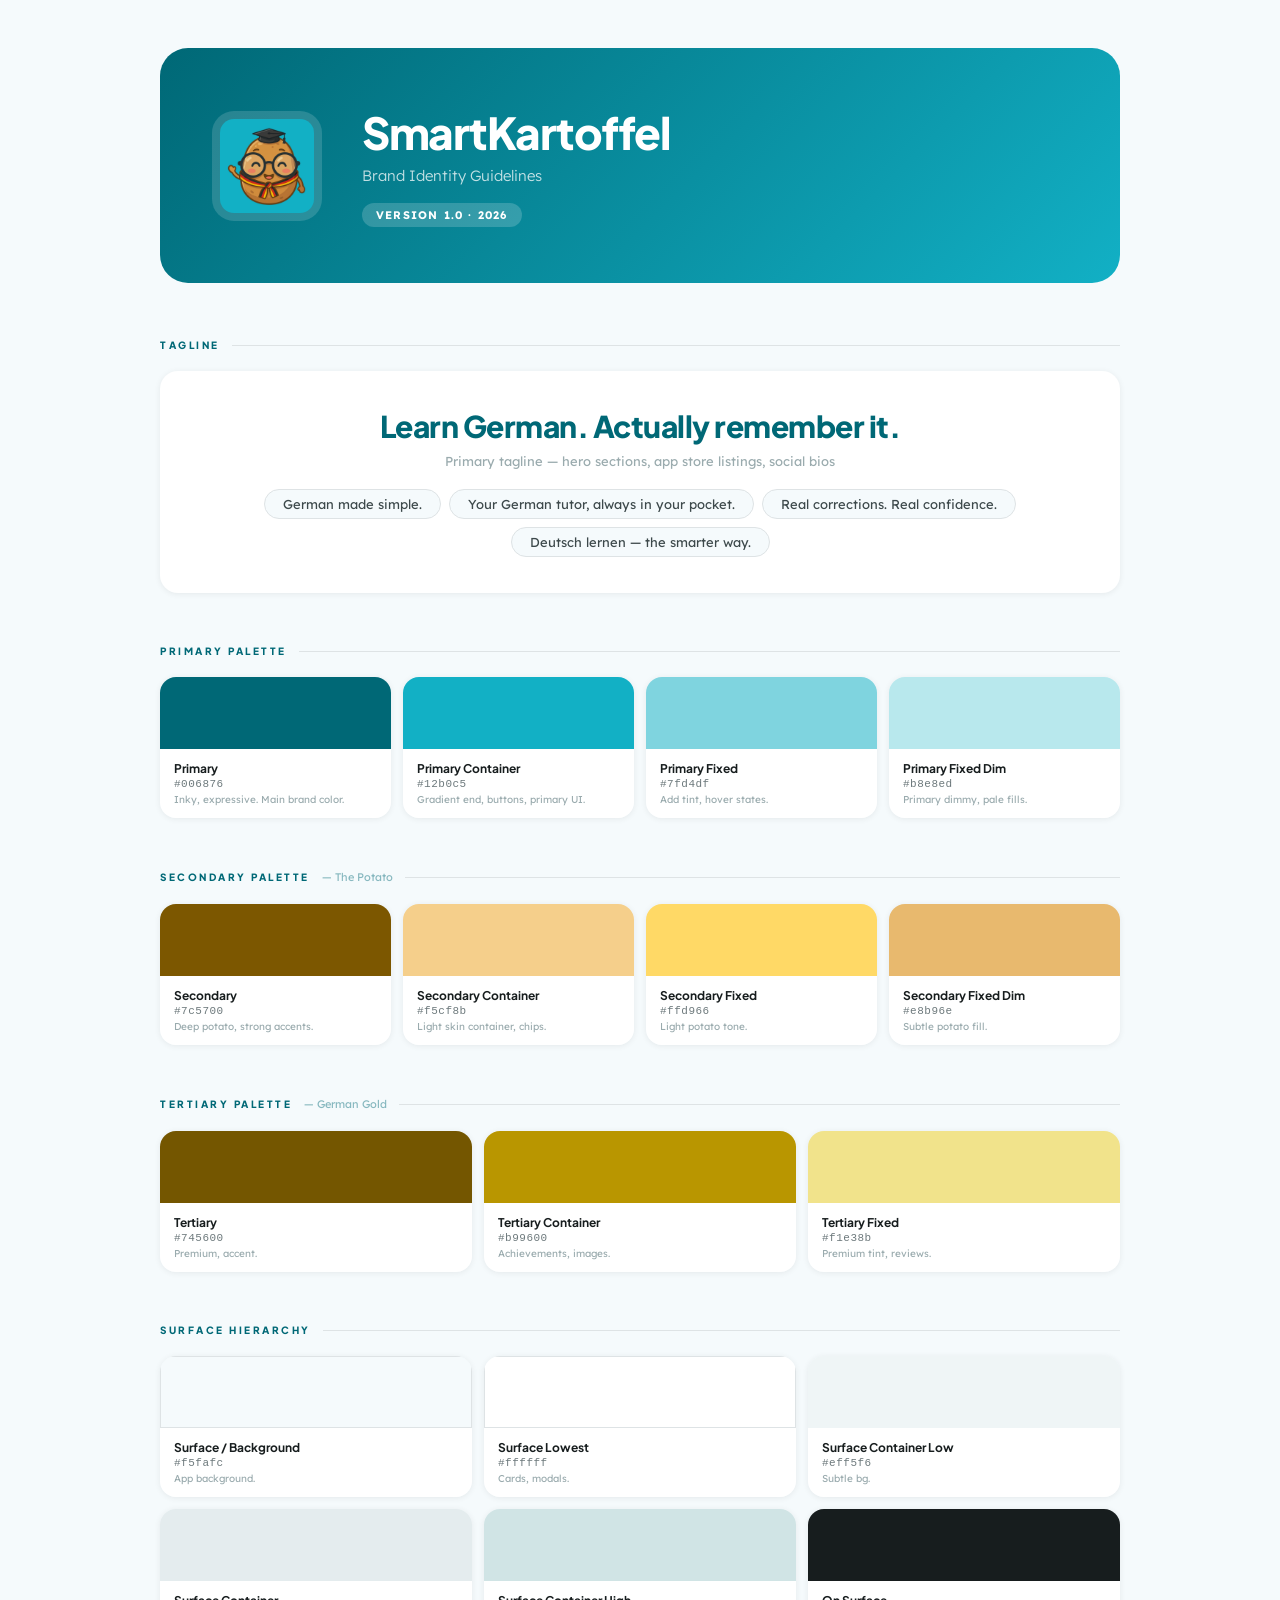
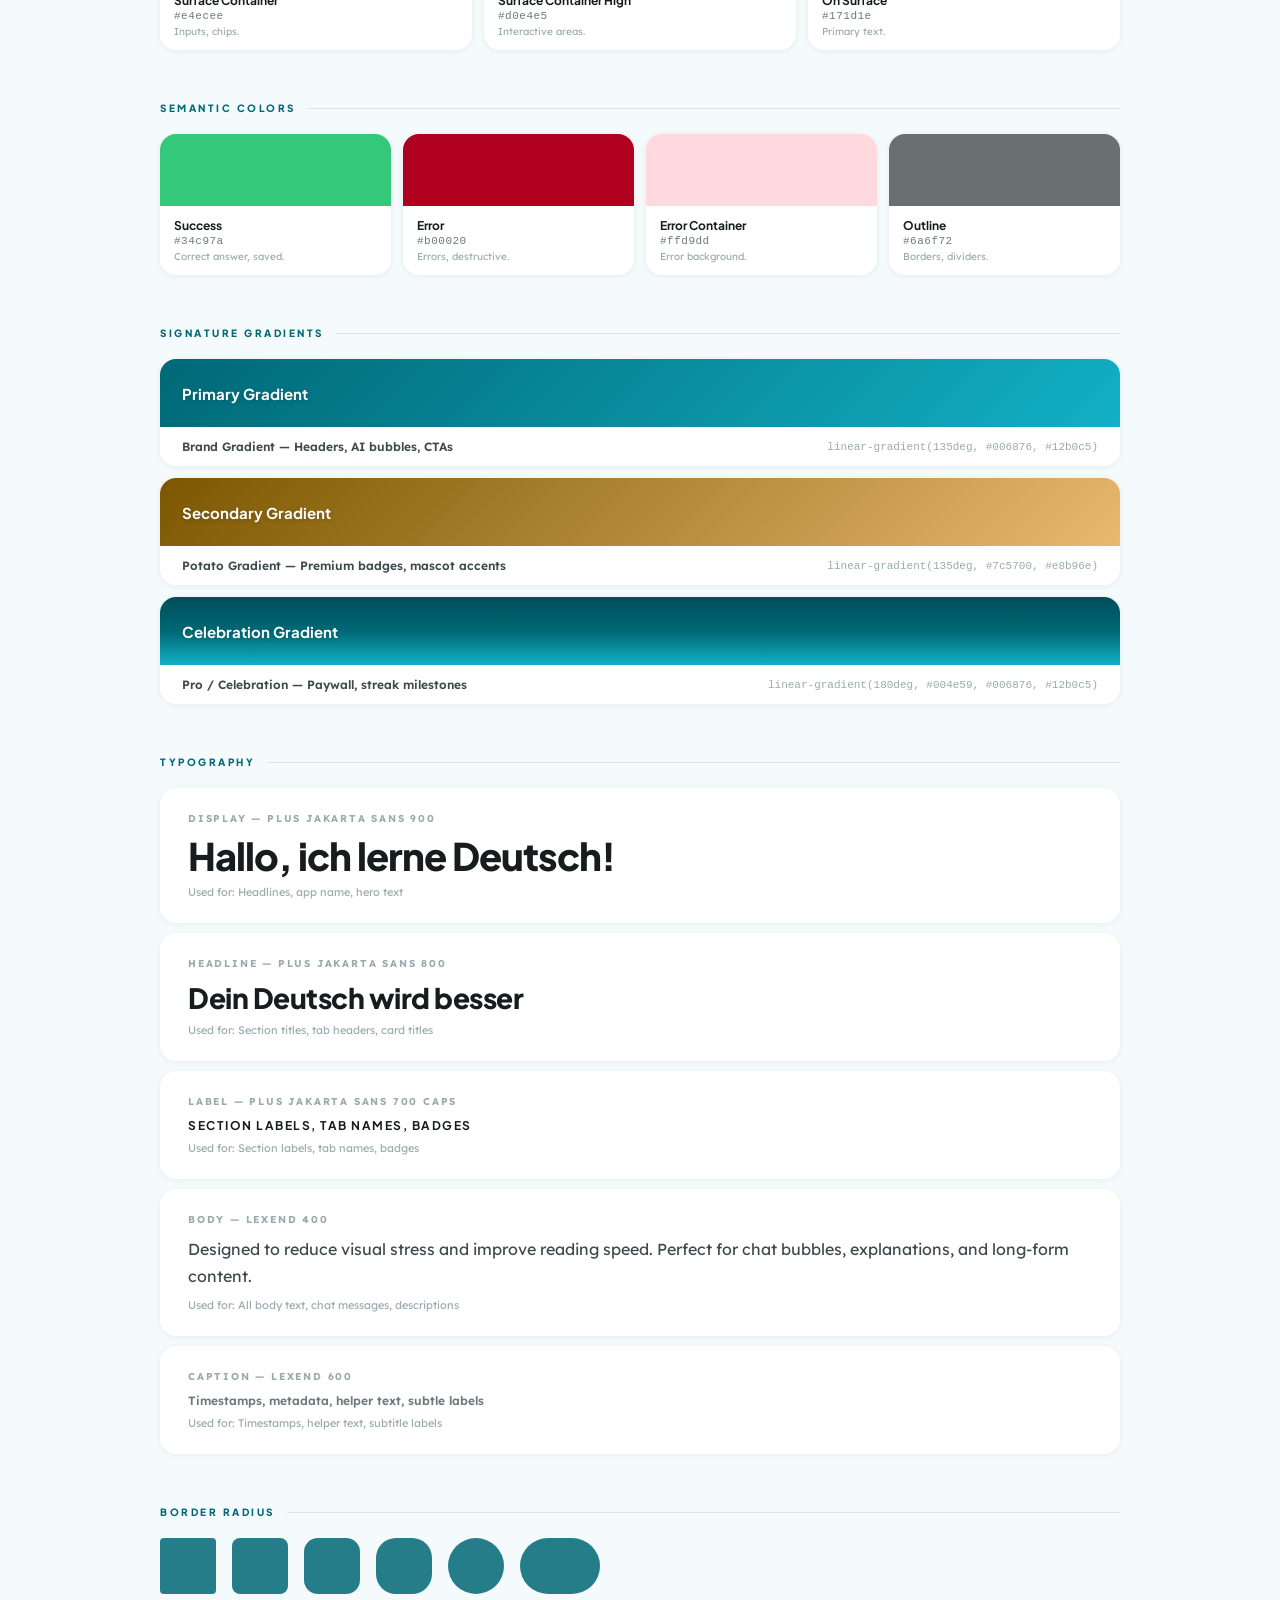
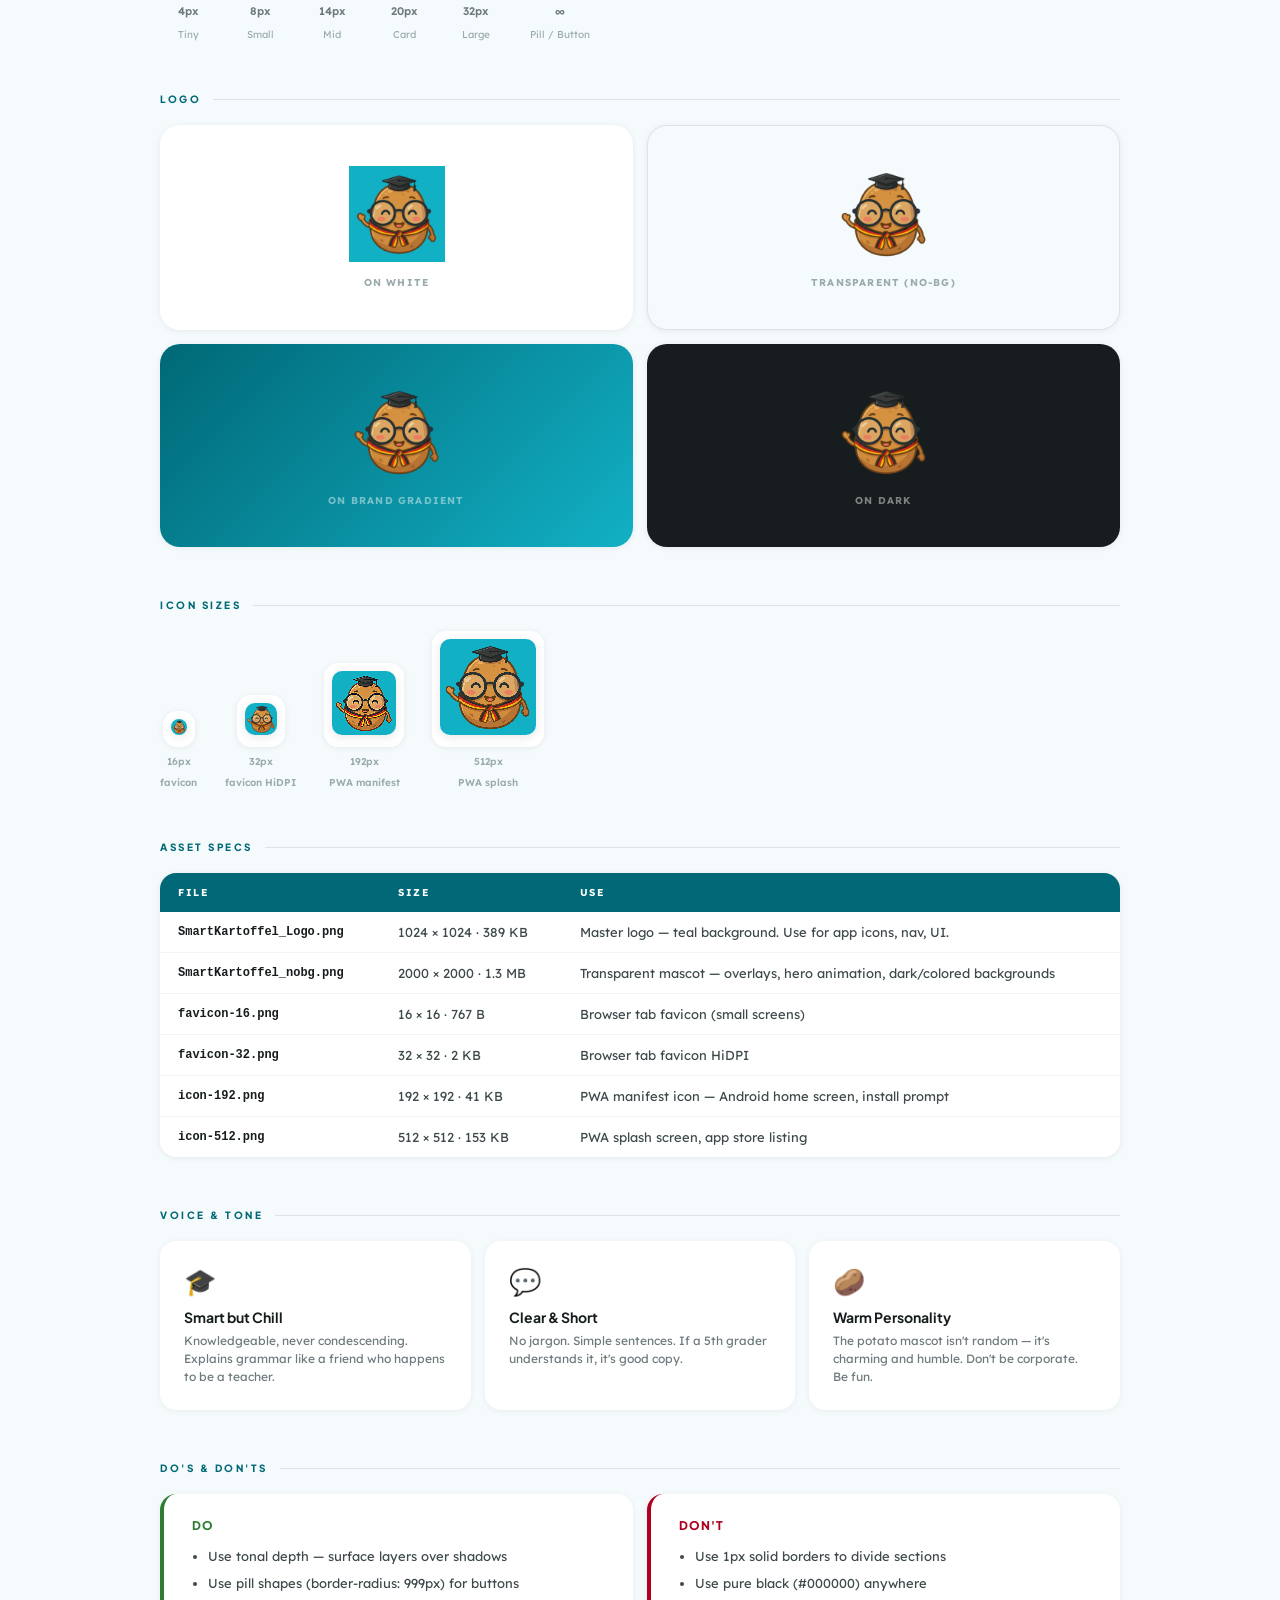
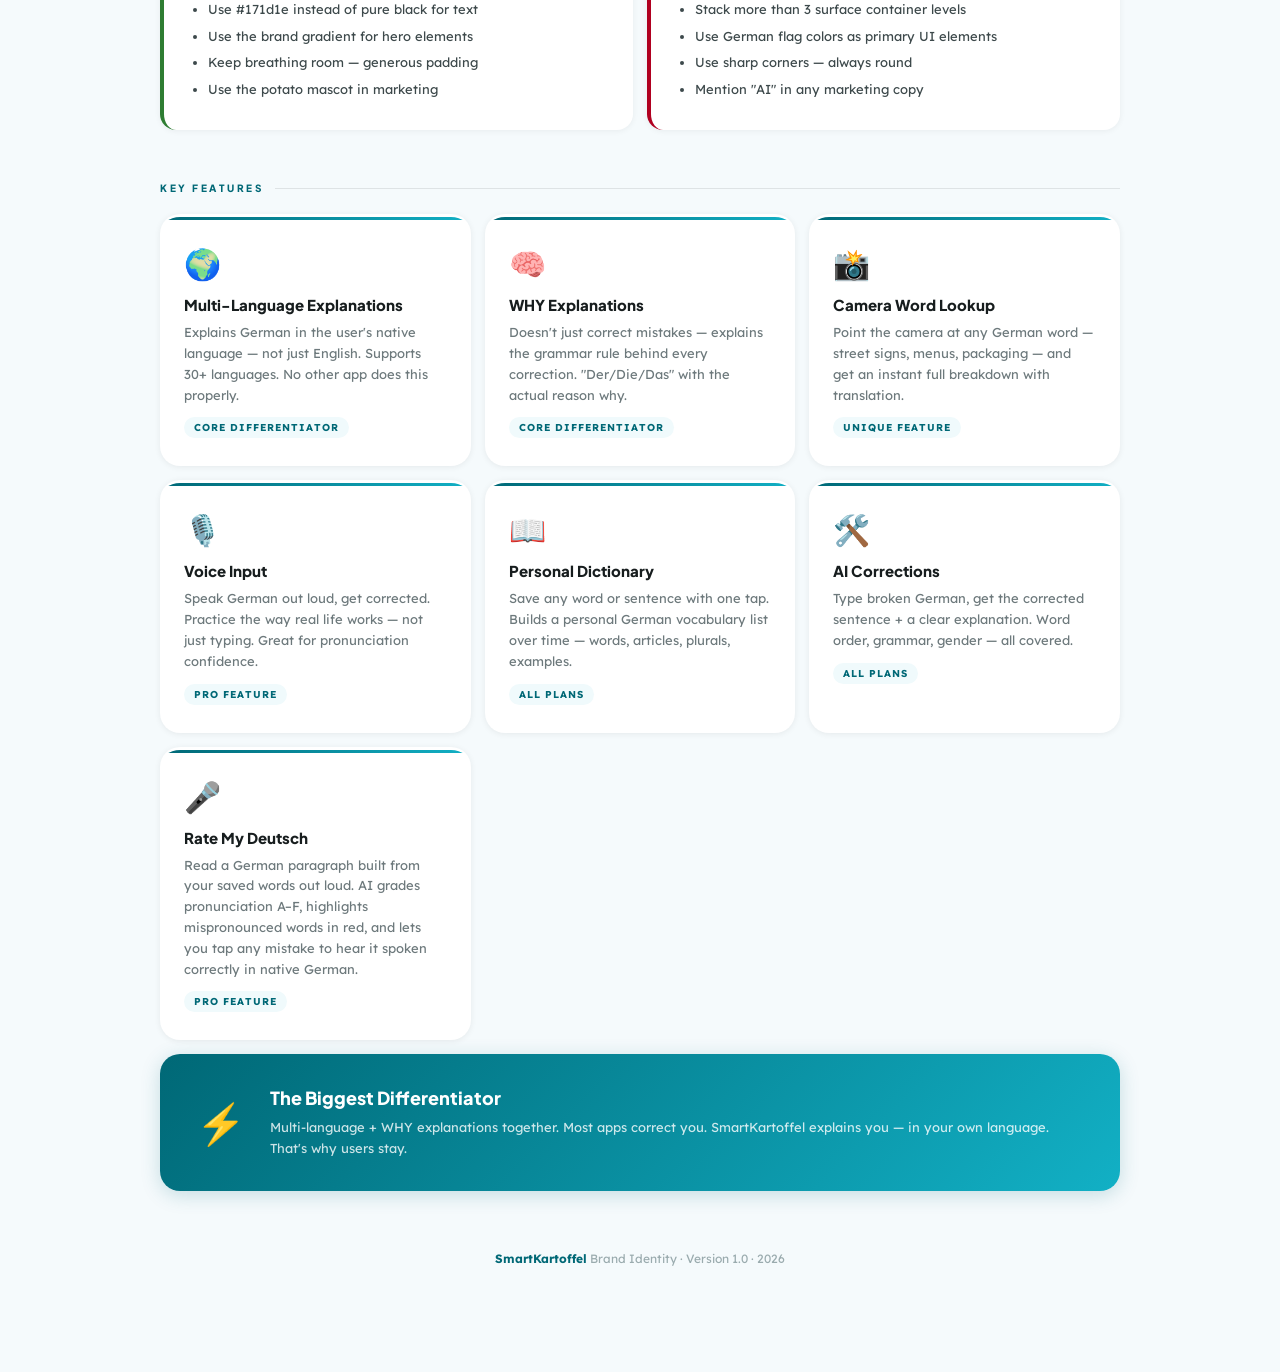
<file: portfolio/GermanApps/BrandAssets/brand-identity.html>
<!DOCTYPE html>
<html lang="en">
<head>
  <meta charset="UTF-8">
  <meta name="viewport" content="width=device-width, initial-scale=1.0">
  <title>SmartKartoffel — Brand Identity</title>
  <link href="https://fonts.googleapis.com/css2?family=Plus+Jakarta+Sans:wght@400;600;700;800;900&family=Lexend:wght@300;400;500;600&display=swap" rel="stylesheet">
  <style>
    *, *::before, *::after { box-sizing: border-box; margin: 0; padding: 0; }

    body {
      font-family: 'Lexend', sans-serif;
      background: #f5fafc;
      color: #171d1e;
      padding: 48px 24px 100px;
    }

    .page { max-width: 960px; margin: 0 auto; }

    /* ── Cover ── */
    .cover {
      background: linear-gradient(135deg, #006876 0%, #12b0c5 100%);
      border-radius: 28px;
      padding: 56px 52px;
      color: #fff;
      display: flex;
      align-items: center;
      gap: 40px;
      margin-bottom: 56px;
    }
    .cover img { width: 110px; height: 110px; object-fit: contain; border-radius: 22px; background: rgba(255,255,255,0.15); padding: 8px; flex-shrink: 0; }
    .cover-text h1 { font-family: 'Plus Jakarta Sans', sans-serif; font-size: 44px; font-weight: 900; letter-spacing: -1.5px; }
    .cover-text p { font-size: 15px; opacity: .75; margin-top: 6px; font-weight: 300; }
    .cover-text .pill { display: inline-flex; align-items: center; gap: 6px; margin-top: 18px; font-size: 11px; font-weight: 700; background: rgba(255,255,255,0.18); padding: 5px 14px; border-radius: 20px; letter-spacing: 1.2px; text-transform: uppercase; }

    /* ── Section ── */
    .section { margin-bottom: 52px; }
    .section-title {
      font-family: 'Plus Jakarta Sans', sans-serif;
      font-size: 10px; font-weight: 800; letter-spacing: 2.5px; text-transform: uppercase;
      color: #006876; margin-bottom: 20px;
      display: flex; align-items: center; gap: 12px;
    }
    .section-title span { opacity: .45; font-size: 11px; text-transform: none; letter-spacing: 0; font-weight: 400; font-family: 'Lexend', sans-serif; }
    .section-title::after { content: ''; flex: 1; height: 1px; background: #dee3e5; }

    /* ── Palette grid ── */
    .palette { display: grid; grid-template-columns: repeat(4, 1fr); gap: 12px; }
    .palette-3 { grid-template-columns: repeat(3, 1fr); }
    .palette-2 { grid-template-columns: repeat(2, 1fr); }
    .swatch { border-radius: 16px; overflow: hidden; box-shadow: 0 1px 6px rgba(0,0,0,.07); }
    .swatch-color { height: 72px; }
    .swatch-info { background: #fff; padding: 12px 14px; }
    .swatch-name { font-family: 'Plus Jakarta Sans', sans-serif; font-size: 12px; font-weight: 700; color: #171d1e; }
    .swatch-hex  { font-size: 11px; color: #6d797c; margin-top: 2px; font-family: monospace; letter-spacing: .5px; }
    .swatch-role { font-size: 10px; color: #9aabae; margin-top: 3px; line-height: 1.3; }

    /* ── Surface grid ── */
    .surface-grid { display: grid; grid-template-columns: repeat(3, 1fr); gap: 12px; }

    /* ── Gradients ── */
    .grad-list { display: flex; flex-direction: column; gap: 12px; }
    .grad-card { border-radius: 16px; overflow: hidden; box-shadow: 0 1px 6px rgba(0,0,0,.07); }
    .grad-preview { height: 68px; display: flex; align-items: center; padding: 0 22px; }
    .grad-preview span { font-family: 'Plus Jakarta Sans', sans-serif; font-weight: 700; font-size: 15px; color: #fff; text-shadow: 0 1px 4px rgba(0,0,0,.2); }
    .grad-info { background: #fff; padding: 12px 22px; display: flex; justify-content: space-between; align-items: center; }
    .grad-label { font-size: 12px; font-weight: 600; color: #3d494b; }
    .grad-code  { font-family: monospace; font-size: 11px; color: #9aabae; }

    /* ── Typography ── */
    .type-stack { display: flex; flex-direction: column; gap: 10px; }
    .type-card { background: #fff; border-radius: 16px; padding: 24px 28px; box-shadow: 0 1px 6px rgba(0,0,0,.06); }
    .type-label { font-size: 10px; font-weight: 700; letter-spacing: 1.8px; text-transform: uppercase; color: #9aabae; margin-bottom: 10px; }
    .type-desc  { font-size: 11px; color: #9aabae; margin-top: 8px; }
    .t-display  { font-family: 'Plus Jakarta Sans', sans-serif; font-size: 38px; font-weight: 900; color: #171d1e; letter-spacing: -1px; line-height: 1.1; }
    .t-headline { font-family: 'Plus Jakarta Sans', sans-serif; font-size: 28px; font-weight: 800; color: #171d1e; letter-spacing: -.5px; }
    .t-label    { font-family: 'Plus Jakarta Sans', sans-serif; font-size: 12px; font-weight: 700; color: #171d1e; letter-spacing: 1.5px; text-transform: uppercase; }
    .t-body     { font-family: 'Lexend', sans-serif; font-size: 16px; font-weight: 400; color: #3d494b; line-height: 1.7; }
    .t-caption  { font-family: 'Lexend', sans-serif; font-size: 12px; font-weight: 600; color: #6d797c; }

    /* ── Border radius ── */
    .radius-row { display: flex; align-items: flex-end; gap: 16px; flex-wrap: wrap; }
    .radius-item { display: flex; flex-direction: column; align-items: center; gap: 10px; }
    .radius-box { background: #006876; opacity: .85; width: 56px; height: 56px; }
    .radius-label { font-size: 11px; color: #6d797c; font-weight: 600; text-align: center; }
    .radius-name  { font-size: 10px; color: #9aabae; text-align: center; }

    /* ── Logo grid ── */
    .logo-grid { display: grid; grid-template-columns: 1fr 1fr; gap: 14px; }
    .logo-card {
      border-radius: 20px; padding: 40px;
      display: flex; flex-direction: column; align-items: center; justify-content: center; gap: 14px;
      box-shadow: 0 1px 6px rgba(0,0,0,.07);
    }
    .logo-card.light { background: #fff; }
    .logo-card.dark  { background: #171d1e; }
    .logo-card.teal  { background: linear-gradient(135deg, #006876, #12b0c5); }
    .logo-card.pale  { background: #f5fafc; border: 1px solid #dee3e5; }
    .logo-card img   { width: 96px; height: 96px; object-fit: contain; }
    .logo-label { font-size: 10px; font-weight: 700; color: #9aabae; letter-spacing: 1.2px; text-transform: uppercase; }
    .logo-card.dark .logo-label, .logo-card.teal .logo-label { color: rgba(255,255,255,0.45); }

    /* ── Icon sizes ── */
    .icon-row { display: flex; align-items: flex-end; gap: 28px; flex-wrap: wrap; }
    .icon-item { display: flex; flex-direction: column; align-items: center; gap: 8px; }
    .icon-item img { image-rendering: pixelated; border-radius: 10px; box-shadow: 0 2px 10px rgba(0,0,0,.1); }
    .icon-item .icon-label { font-size: 10px; color: #9aabae; font-weight: 600; }
    .icon-bg { background: #fff; padding: 8px; border-radius: 14px; display: inline-block; box-shadow: 0 1px 6px rgba(0,0,0,.07); }

    /* ── Asset table ── */
    table { width: 100%; border-collapse: collapse; background: #fff; border-radius: 16px; overflow: hidden; box-shadow: 0 1px 6px rgba(0,0,0,.07); }
    th { background: #006876; color: #fff; font-size: 10px; font-weight: 700; letter-spacing: 1.5px; text-transform: uppercase; padding: 13px 18px; text-align: left; }
    td { padding: 12px 18px; font-size: 13px; color: #3d494b; border-bottom: 1px solid #f0f4f5; }
    tr:last-child td { border-bottom: none; }
    td:first-child { font-weight: 600; color: #171d1e; font-family: monospace; font-size: 12px; }
    code { font-family: monospace; background: #f0f4f5; padding: 2px 6px; border-radius: 4px; font-size: 12px; }

    /* ── Tagline ── */
    .tagline-box { background: #fff; border-radius: 18px; padding: 36px; text-align: center; box-shadow: 0 1px 6px rgba(0,0,0,.07); }
    .tagline-main { font-family: 'Plus Jakarta Sans', sans-serif; font-size: 30px; font-weight: 900; color: #006876; letter-spacing: -.5px; }
    .tagline-sub  { font-size: 13px; color: #9aabae; margin-top: 8px; }
    .tagline-alts { margin-top: 20px; display: flex; flex-wrap: wrap; gap: 8px; justify-content: center; }
    .tagline-alts span { background: #f5fafc; border: 1px solid #dee3e5; border-radius: 99px; padding: 6px 18px; font-size: 13px; color: #3d494b; }

    /* ── Voice pillars ── */
    .pillars { display: grid; grid-template-columns: repeat(3, 1fr); gap: 14px; }
    .pillar { background: #fff; border-radius: 16px; padding: 24px; box-shadow: 0 1px 6px rgba(0,0,0,.06); }
    .pillar-emoji { font-size: 26px; margin-bottom: 10px; }
    .pillar-title { font-family: 'Plus Jakarta Sans', sans-serif; font-weight: 700; font-size: 14px; color: #171d1e; }
    .pillar-desc  { font-size: 12px; color: #6d797c; margin-top: 6px; line-height: 1.5; }

    /* ── Do / Don't ── */
    .do-dont { display: grid; grid-template-columns: 1fr 1fr; gap: 14px; }
    .do-card, .dont-card { border-radius: 16px; padding: 24px 28px; background: #fff; box-shadow: 0 1px 6px rgba(0,0,0,.06); }
    .do-card { border-left: 4px solid #2e7d32; }
    .dont-card { border-left: 4px solid #b00020; }
    .do-card h3   { color: #2e7d32; font-family: 'Plus Jakarta Sans', sans-serif; font-size: 12px; font-weight: 800; letter-spacing: 1px; text-transform: uppercase; margin-bottom: 14px; }
    .dont-card h3 { color: #b00020; font-family: 'Plus Jakarta Sans', sans-serif; font-size: 12px; font-weight: 800; letter-spacing: 1px; text-transform: uppercase; margin-bottom: 14px; }
    .do-card li, .dont-card li { font-size: 13px; color: #3d494b; margin-bottom: 7px; margin-left: 16px; line-height: 1.5; }

    /* ── Semantic ── */
    .semantic-grid { display: grid; grid-template-columns: repeat(4, 1fr); gap: 12px; }

    /* ── Features ── */
    .features-grid { display: grid; grid-template-columns: repeat(3, 1fr); gap: 14px; }
    .feature-card {
      background: #fff; border-radius: 20px; padding: 28px 24px;
      box-shadow: 0 1px 6px rgba(0,0,0,.07);
      border-top: 3px solid transparent;
      position: relative; overflow: hidden;
    }
    .feature-card::before {
      content: ''; position: absolute; top: 0; left: 0; right: 0; height: 3px;
      background: linear-gradient(90deg, #006876, #12b0c5);
    }
    .feature-icon { font-size: 30px; margin-bottom: 12px; }
    .feature-title { font-family: 'Plus Jakarta Sans', sans-serif; font-weight: 800; font-size: 15px; color: #171d1e; margin-bottom: 8px; }
    .feature-desc  { font-size: 13px; color: #6d797c; line-height: 1.6; }
    .feature-badge { display: inline-block; margin-top: 12px; font-size: 10px; font-weight: 700; letter-spacing: 1px; text-transform: uppercase; background: #f0fafc; color: #006876; border-radius: 20px; padding: 4px 10px; }
    .feature-differentiator {
      background: linear-gradient(135deg, #006876, #12b0c5);
      border-radius: 20px; padding: 32px 36px; margin-top: 14px;
      display: flex; align-items: center; gap: 24px;
      box-shadow: 0 4px 20px rgba(0,104,118,0.2);
    }
    .feature-differentiator .diff-icon { font-size: 40px; flex-shrink: 0; }
    .feature-differentiator .diff-text h3 { font-family: 'Plus Jakarta Sans', sans-serif; font-weight: 800; font-size: 18px; color: #fff; margin-bottom: 8px; }
    .feature-differentiator .diff-text p  { font-size: 13px; color: rgba(255,255,255,0.8); line-height: 1.6; margin: 0; }

    /* ── Footer ── */
    .brand-footer { text-align: center; margin-top: 60px; font-size: 12px; color: #9aabae; }
    .brand-footer strong { color: #006876; font-weight: 700; }
  </style>
</head>
<body>
<div class="page">

  <!-- ── COVER ── -->
  <div class="cover">
    <img src="SmartKartoffel_Logo.png" alt="SmartKartoffel Logo">
    <div class="cover-text">
      <h1>SmartKartoffel</h1>
      <p>Brand Identity Guidelines</p>
      <div class="pill">Version 1.0 · 2026</div>
    </div>
  </div>

  <!-- ── TAGLINE ── -->
  <div class="section">
    <div class="section-title">Tagline</div>
    <div class="tagline-box">
      <div class="tagline-main">Learn German. Actually remember it.</div>
      <div class="tagline-sub">Primary tagline — hero sections, app store listings, social bios</div>
      <div class="tagline-alts">
        <span>German made simple.</span>
        <span>Your German tutor, always in your pocket.</span>
        <span>Real corrections. Real confidence.</span>
        <span>Deutsch lernen — the smarter way.</span>
      </div>
    </div>
  </div>

  <!-- ── PRIMARY PALETTE ── -->
  <div class="section">
    <div class="section-title">Primary Palette</div>
    <div class="palette">
      <div class="swatch">
        <div class="swatch-color" style="background:#006876;"></div>
        <div class="swatch-info">
          <div class="swatch-name">Primary</div>
          <div class="swatch-hex">#006876</div>
          <div class="swatch-role">Inky, expressive. Main brand color.</div>
        </div>
      </div>
      <div class="swatch">
        <div class="swatch-color" style="background:#12b0c5;"></div>
        <div class="swatch-info">
          <div class="swatch-name">Primary Container</div>
          <div class="swatch-hex">#12b0c5</div>
          <div class="swatch-role">Gradient end, buttons, primary UI.</div>
        </div>
      </div>
      <div class="swatch">
        <div class="swatch-color" style="background:#7fd4df;"></div>
        <div class="swatch-info">
          <div class="swatch-name">Primary Fixed</div>
          <div class="swatch-hex">#7fd4df</div>
          <div class="swatch-role">Add tint, hover states.</div>
        </div>
      </div>
      <div class="swatch">
        <div class="swatch-color" style="background:#b8e8ed;"></div>
        <div class="swatch-info">
          <div class="swatch-name">Primary Fixed Dim</div>
          <div class="swatch-hex">#b8e8ed</div>
          <div class="swatch-role">Primary dimmy, pale fills.</div>
        </div>
      </div>
    </div>
  </div>

  <!-- ── SECONDARY PALETTE ── -->
  <div class="section">
    <div class="section-title">Secondary Palette <span>— The Potato</span></div>
    <div class="palette">
      <div class="swatch">
        <div class="swatch-color" style="background:#7c5700;"></div>
        <div class="swatch-info">
          <div class="swatch-name">Secondary</div>
          <div class="swatch-hex">#7c5700</div>
          <div class="swatch-role">Deep potato, strong accents.</div>
        </div>
      </div>
      <div class="swatch">
        <div class="swatch-color" style="background:#f5cf8b;"></div>
        <div class="swatch-info">
          <div class="swatch-name">Secondary Container</div>
          <div class="swatch-hex">#f5cf8b</div>
          <div class="swatch-role">Light skin container, chips.</div>
        </div>
      </div>
      <div class="swatch">
        <div class="swatch-color" style="background:#ffd966;"></div>
        <div class="swatch-info">
          <div class="swatch-name">Secondary Fixed</div>
          <div class="swatch-hex">#ffd966</div>
          <div class="swatch-role">Light potato tone.</div>
        </div>
      </div>
      <div class="swatch">
        <div class="swatch-color" style="background:#e8b96e;"></div>
        <div class="swatch-info">
          <div class="swatch-name">Secondary Fixed Dim</div>
          <div class="swatch-hex">#e8b96e</div>
          <div class="swatch-role">Subtle potato fill.</div>
        </div>
      </div>
    </div>
  </div>

  <!-- ── TERTIARY PALETTE ── -->
  <div class="section">
    <div class="section-title">Tertiary Palette <span>— German Gold</span></div>
    <div class="palette palette-3">
      <div class="swatch">
        <div class="swatch-color" style="background:#745600;"></div>
        <div class="swatch-info">
          <div class="swatch-name">Tertiary</div>
          <div class="swatch-hex">#745600</div>
          <div class="swatch-role">Premium, accent.</div>
        </div>
      </div>
      <div class="swatch">
        <div class="swatch-color" style="background:#b99600;"></div>
        <div class="swatch-info">
          <div class="swatch-name">Tertiary Container</div>
          <div class="swatch-hex">#b99600</div>
          <div class="swatch-role">Achievements, images.</div>
        </div>
      </div>
      <div class="swatch">
        <div class="swatch-color" style="background:#f1e38b;"></div>
        <div class="swatch-info">
          <div class="swatch-name">Tertiary Fixed</div>
          <div class="swatch-hex">#f1e38b</div>
          <div class="swatch-role">Premium tint, reviews.</div>
        </div>
      </div>
    </div>
  </div>

  <!-- ── SURFACE HIERARCHY ── -->
  <div class="section">
    <div class="section-title">Surface Hierarchy</div>
    <div class="surface-grid">
      <div class="swatch">
        <div class="swatch-color" style="background:#f5fafc; border:1px solid #dee3e5;"></div>
        <div class="swatch-info">
          <div class="swatch-name">Surface / Background</div>
          <div class="swatch-hex">#f5fafc</div>
          <div class="swatch-role">App background.</div>
        </div>
      </div>
      <div class="swatch">
        <div class="swatch-color" style="background:#ffffff; border:1px solid #dee3e5;"></div>
        <div class="swatch-info">
          <div class="swatch-name">Surface Lowest</div>
          <div class="swatch-hex">#ffffff</div>
          <div class="swatch-role">Cards, modals.</div>
        </div>
      </div>
      <div class="swatch">
        <div class="swatch-color" style="background:#eff5f6;"></div>
        <div class="swatch-info">
          <div class="swatch-name">Surface Container Low</div>
          <div class="swatch-hex">#eff5f6</div>
          <div class="swatch-role">Subtle bg.</div>
        </div>
      </div>
      <div class="swatch">
        <div class="swatch-color" style="background:#e4ecee;"></div>
        <div class="swatch-info">
          <div class="swatch-name">Surface Container</div>
          <div class="swatch-hex">#e4ecee</div>
          <div class="swatch-role">Inputs, chips.</div>
        </div>
      </div>
      <div class="swatch">
        <div class="swatch-color" style="background:#d0e4e5;"></div>
        <div class="swatch-info">
          <div class="swatch-name">Surface Container High</div>
          <div class="swatch-hex">#d0e4e5</div>
          <div class="swatch-role">Interactive areas.</div>
        </div>
      </div>
      <div class="swatch">
        <div class="swatch-color" style="background:#171d1e;"></div>
        <div class="swatch-info">
          <div class="swatch-name">On Surface</div>
          <div class="swatch-hex">#171d1e</div>
          <div class="swatch-role">Primary text.</div>
        </div>
      </div>
    </div>
  </div>

  <!-- ── SEMANTIC COLORS ── -->
  <div class="section">
    <div class="section-title">Semantic Colors</div>
    <div class="semantic-grid">
      <div class="swatch">
        <div class="swatch-color" style="background:#34c97a;"></div>
        <div class="swatch-info">
          <div class="swatch-name">Success</div>
          <div class="swatch-hex">#34c97a</div>
          <div class="swatch-role">Correct answer, saved.</div>
        </div>
      </div>
      <div class="swatch">
        <div class="swatch-color" style="background:#b00020;"></div>
        <div class="swatch-info">
          <div class="swatch-name">Error</div>
          <div class="swatch-hex">#b00020</div>
          <div class="swatch-role">Errors, destructive.</div>
        </div>
      </div>
      <div class="swatch">
        <div class="swatch-color" style="background:#ffd9dd;"></div>
        <div class="swatch-info">
          <div class="swatch-name">Error Container</div>
          <div class="swatch-hex">#ffd9dd</div>
          <div class="swatch-role">Error background.</div>
        </div>
      </div>
      <div class="swatch">
        <div class="swatch-color" style="background:#6a6f72;"></div>
        <div class="swatch-info">
          <div class="swatch-name">Outline</div>
          <div class="swatch-hex">#6a6f72</div>
          <div class="swatch-role">Borders, dividers.</div>
        </div>
      </div>
    </div>
  </div>

  <!-- ── SIGNATURE GRADIENTS ── -->
  <div class="section">
    <div class="section-title">Signature Gradients</div>
    <div class="grad-list">
      <div class="grad-card">
        <div class="grad-preview" style="background:linear-gradient(135deg,#006876,#12b0c5);">
          <span>Primary Gradient</span>
        </div>
        <div class="grad-info">
          <div class="grad-label">Brand Gradient — Headers, AI bubbles, CTAs</div>
          <div class="grad-code">linear-gradient(135deg, #006876, #12b0c5)</div>
        </div>
      </div>
      <div class="grad-card">
        <div class="grad-preview" style="background:linear-gradient(135deg,#7c5700,#e8b96e);">
          <span>Secondary Gradient</span>
        </div>
        <div class="grad-info">
          <div class="grad-label">Potato Gradient — Premium badges, mascot accents</div>
          <div class="grad-code">linear-gradient(135deg, #7c5700, #e8b96e)</div>
        </div>
      </div>
      <div class="grad-card">
        <div class="grad-preview" style="background:linear-gradient(180deg,#004e59,#006876,#12b0c5);">
          <span>Celebration Gradient</span>
        </div>
        <div class="grad-info">
          <div class="grad-label">Pro / Celebration — Paywall, streak milestones</div>
          <div class="grad-code">linear-gradient(180deg, #004e59, #006876, #12b0c5)</div>
        </div>
      </div>
    </div>
  </div>

  <!-- ── TYPOGRAPHY ── -->
  <div class="section">
    <div class="section-title">Typography</div>
    <div class="type-stack">
      <div class="type-card">
        <div class="type-label">Display — Plus Jakarta Sans 900</div>
        <div class="t-display">Hallo, ich lerne Deutsch!</div>
        <div class="type-desc">Used for: Headlines, app name, hero text</div>
      </div>
      <div class="type-card">
        <div class="type-label">Headline — Plus Jakarta Sans 800</div>
        <div class="t-headline">Dein Deutsch wird besser</div>
        <div class="type-desc">Used for: Section titles, tab headers, card titles</div>
      </div>
      <div class="type-card">
        <div class="type-label">Label — Plus Jakarta Sans 700 Caps</div>
        <div class="t-label">Section labels, tab names, badges</div>
        <div class="type-desc">Used for: Section labels, tab names, badges</div>
      </div>
      <div class="type-card">
        <div class="type-label">Body — Lexend 400</div>
        <div class="t-body">Designed to reduce visual stress and improve reading speed. Perfect for chat bubbles, explanations, and long-form content.</div>
        <div class="type-desc">Used for: All body text, chat messages, descriptions</div>
      </div>
      <div class="type-card">
        <div class="type-label">Caption — Lexend 600</div>
        <div class="t-caption">Timestamps, metadata, helper text, subtle labels</div>
        <div class="type-desc">Used for: Timestamps, helper text, subtitle labels</div>
      </div>
    </div>
  </div>

  <!-- ── BORDER RADIUS ── -->
  <div class="section">
    <div class="section-title">Border Radius</div>
    <div class="radius-row">
      <div class="radius-item">
        <div class="radius-box" style="border-radius:4px;"></div>
        <div class="radius-label">4px</div>
        <div class="radius-name">Tiny</div>
      </div>
      <div class="radius-item">
        <div class="radius-box" style="border-radius:8px;"></div>
        <div class="radius-label">8px</div>
        <div class="radius-name">Small</div>
      </div>
      <div class="radius-item">
        <div class="radius-box" style="border-radius:14px;"></div>
        <div class="radius-label">14px</div>
        <div class="radius-name">Mid</div>
      </div>
      <div class="radius-item">
        <div class="radius-box" style="border-radius:20px;"></div>
        <div class="radius-label">20px</div>
        <div class="radius-name">Card</div>
      </div>
      <div class="radius-item">
        <div class="radius-box" style="border-radius:32px;"></div>
        <div class="radius-label">32px</div>
        <div class="radius-name">Large</div>
      </div>
      <div class="radius-item">
        <div class="radius-box" style="border-radius:999px; width:80px; height:56px;"></div>
        <div class="radius-label">∞</div>
        <div class="radius-name">Pill / Button</div>
      </div>
    </div>
  </div>

  <!-- ── LOGO SHOWCASE ── -->
  <div class="section">
    <div class="section-title">Logo</div>
    <div class="logo-grid">
      <div class="logo-card light">
        <img src="SmartKartoffel_Logo.png" alt="On white">
        <div class="logo-label">On White</div>
      </div>
      <div class="logo-card pale">
        <img src="SmartKartoffel_nobg.png" alt="Transparent">
        <div class="logo-label">Transparent (no-bg)</div>
      </div>
      <div class="logo-card teal">
        <img src="SmartKartoffel_nobg.png" alt="On brand gradient">
        <div class="logo-label">On Brand Gradient</div>
      </div>
      <div class="logo-card dark">
        <img src="SmartKartoffel_nobg.png" alt="On dark">
        <div class="logo-label">On Dark</div>
      </div>
    </div>
  </div>

  <!-- ── ICON SIZES ── -->
  <div class="section">
    <div class="section-title">Icon Sizes</div>
    <div class="icon-row">
      <div class="icon-item">
        <div class="icon-bg"><img src="favicon-16.png" width="16" height="16" alt="16px"></div>
        <div class="icon-label">16px</div>
        <div class="icon-label">favicon</div>
      </div>
      <div class="icon-item">
        <div class="icon-bg"><img src="favicon-32.png" width="32" height="32" alt="32px"></div>
        <div class="icon-label">32px</div>
        <div class="icon-label">favicon HiDPI</div>
      </div>
      <div class="icon-item">
        <div class="icon-bg"><img src="icon-192.png" width="64" height="64" alt="192px"></div>
        <div class="icon-label">192px</div>
        <div class="icon-label">PWA manifest</div>
      </div>
      <div class="icon-item">
        <div class="icon-bg"><img src="icon-512.png" width="96" height="96" alt="512px"></div>
        <div class="icon-label">512px</div>
        <div class="icon-label">PWA splash</div>
      </div>
    </div>
  </div>

  <!-- ── ASSET SPECS ── -->
  <div class="section">
    <div class="section-title">Asset Specs</div>
    <table>
      <thead>
        <tr><th>File</th><th>Size</th><th>Use</th></tr>
      </thead>
      <tbody>
        <tr><td>SmartKartoffel_Logo.png</td><td>1024 × 1024 · 389 KB</td><td>Master logo — teal background. Use for app icons, nav, UI.</td></tr>
        <tr><td>SmartKartoffel_nobg.png</td><td>2000 × 2000 · 1.3 MB</td><td>Transparent mascot — overlays, hero animation, dark/colored backgrounds</td></tr>
        <tr><td>favicon-16.png</td><td>16 × 16 · 767 B</td><td>Browser tab favicon (small screens)</td></tr>
        <tr><td>favicon-32.png</td><td>32 × 32 · 2 KB</td><td>Browser tab favicon HiDPI</td></tr>
        <tr><td>icon-192.png</td><td>192 × 192 · 41 KB</td><td>PWA manifest icon — Android home screen, install prompt</td></tr>
        <tr><td>icon-512.png</td><td>512 × 512 · 153 KB</td><td>PWA splash screen, app store listing</td></tr>
      </tbody>
    </table>
  </div>

  <!-- ── VOICE & TONE ── -->
  <div class="section">
    <div class="section-title">Voice &amp; Tone</div>
    <div class="pillars">
      <div class="pillar">
        <div class="pillar-emoji">🎓</div>
        <div class="pillar-title">Smart but Chill</div>
        <div class="pillar-desc">Knowledgeable, never condescending. Explains grammar like a friend who happens to be a teacher.</div>
      </div>
      <div class="pillar">
        <div class="pillar-emoji">💬</div>
        <div class="pillar-title">Clear &amp; Short</div>
        <div class="pillar-desc">No jargon. Simple sentences. If a 5th grader understands it, it's good copy.</div>
      </div>
      <div class="pillar">
        <div class="pillar-emoji">🥔</div>
        <div class="pillar-title">Warm Personality</div>
        <div class="pillar-desc">The potato mascot isn't random — it's charming and humble. Don't be corporate. Be fun.</div>
      </div>
    </div>
  </div>

  <!-- ── DO / DON'T ── -->
  <div class="section">
    <div class="section-title">Do's &amp; Don'ts</div>
    <div class="do-dont">
      <div class="do-card">
        <h3>Do</h3>
        <ul>
          <li>Use tonal depth — surface layers over shadows</li>
          <li>Use pill shapes (border-radius: 999px) for buttons</li>
          <li>Use #171d1e instead of pure black for text</li>
          <li>Use the brand gradient for hero elements</li>
          <li>Keep breathing room — generous padding</li>
          <li>Use the potato mascot in marketing</li>
        </ul>
      </div>
      <div class="dont-card">
        <h3>Don't</h3>
        <ul>
          <li>Use 1px solid borders to divide sections</li>
          <li>Use pure black (#000000) anywhere</li>
          <li>Stack more than 3 surface container levels</li>
          <li>Use German flag colors as primary UI elements</li>
          <li>Use sharp corners — always round</li>
          <li>Mention "AI" in any marketing copy</li>
        </ul>
      </div>
    </div>
  </div>

  <!-- ── KEY FEATURES ── -->
  <div class="section">
    <div class="section-title">Key Features</div>
    <div class="features-grid">
      <div class="feature-card">
        <div class="feature-icon">🌍</div>
        <div class="feature-title">Multi-Language Explanations</div>
        <div class="feature-desc">Explains German in the user's native language — not just English. Supports 30+ languages. No other app does this properly.</div>
        <div class="feature-badge">Core Differentiator</div>
      </div>
      <div class="feature-card">
        <div class="feature-icon">🧠</div>
        <div class="feature-title">WHY Explanations</div>
        <div class="feature-desc">Doesn't just correct mistakes — explains the grammar rule behind every correction. "Der/Die/Das" with the actual reason why.</div>
        <div class="feature-badge">Core Differentiator</div>
      </div>
      <div class="feature-card">
        <div class="feature-icon">📸</div>
        <div class="feature-title">Camera Word Lookup</div>
        <div class="feature-desc">Point the camera at any German word — street signs, menus, packaging — and get an instant full breakdown with translation.</div>
        <div class="feature-badge">Unique Feature</div>
      </div>
      <div class="feature-card">
        <div class="feature-icon">🎙️</div>
        <div class="feature-title">Voice Input</div>
        <div class="feature-desc">Speak German out loud, get corrected. Practice the way real life works — not just typing. Great for pronunciation confidence.</div>
        <div class="feature-badge">Pro Feature</div>
      </div>
      <div class="feature-card">
        <div class="feature-icon">📖</div>
        <div class="feature-title">Personal Dictionary</div>
        <div class="feature-desc">Save any word or sentence with one tap. Builds a personal German vocabulary list over time — words, articles, plurals, examples.</div>
        <div class="feature-badge">All Plans</div>
      </div>
      <div class="feature-card">
        <div class="feature-icon">🛠️</div>
        <div class="feature-title">AI Corrections</div>
        <div class="feature-desc">Type broken German, get the corrected sentence + a clear explanation. Word order, grammar, gender — all covered.</div>
        <div class="feature-badge">All Plans</div>
      </div>
      <div class="feature-card">
        <div class="feature-icon">🎤</div>
        <div class="feature-title">Rate My Deutsch</div>
        <div class="feature-desc">Read a German paragraph built from your saved words out loud. AI grades pronunciation A–F, highlights mispronounced words in red, and lets you tap any mistake to hear it spoken correctly in native German.</div>
        <div class="feature-badge">Pro Feature</div>
      </div>
    </div>
    <!-- Key differentiator callout -->
    <div class="feature-differentiator">
      <div class="diff-icon">⚡</div>
      <div class="diff-text">
        <h3>The Biggest Differentiator</h3>
        <p>Multi-language + WHY explanations together. Most apps correct you. SmartKartoffel explains you — in your own language. That's why users stay.</p>
      </div>
    </div>
  </div>

  <!-- ── FOOTER ── -->
  <div class="brand-footer">
    <strong>SmartKartoffel</strong> Brand Identity · Version 1.0 · 2026
  </div>

</div>
</body>
</html>
</file>
